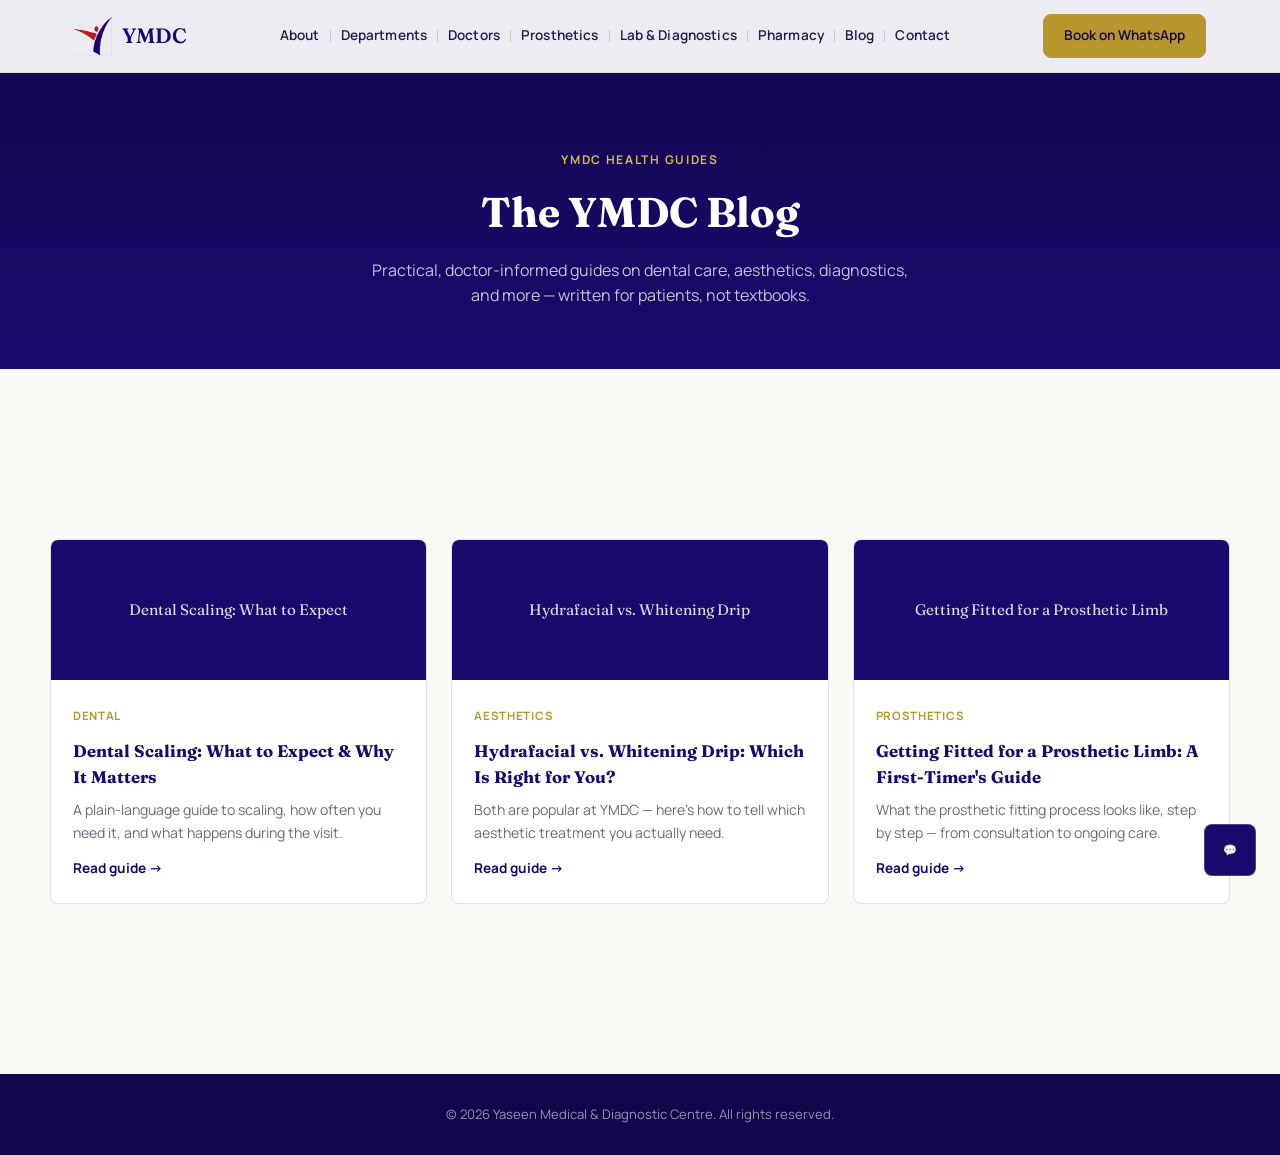
<file: blog/index.html>
<!DOCTYPE html>
<html lang="en">
<head>
<meta charset="UTF-8">
<meta name="viewport" content="width=device-width, initial-scale=1.0">
<title>Blog — YMDC | Dental, Aesthetic & Health Guides</title>
<meta name="description" content="Health guides from Yaseen Medical & Diagnostic Centre — dental care, aesthetics, diagnostics, and prosthetics, explained simply by our consultants.">
<link rel="canonical" href="https://ymdc.pk/blog/">
<link rel="icon" type="image/png" href="../images/logo.png">
<link rel="stylesheet" href="../css/style.css">
</head>
<body>

<nav class="nav">
  <div class="nav-inner">
    <a href="../index.html" class="brand">
      <img src="../images/logo.png" alt="YMDC logo">
      YMDC
    </a>
    <ul class="nav-links">
      <li><a href="../about.html">About</a></li>
      <li><a href="../index.html#departments">Departments</a></li>
      <li><a href="../index.html#doctors">Doctors</a></li>
      <li><a href="../index.html#prosthetics">Prosthetics</a></li>
      <li><a href="../lab.html">Lab &amp; Diagnostics</a></li>
      <li><a href="../pharmacy.html">Pharmacy</a></li>
      <li><a href="index.html">Blog</a></li>
      <li><a href="../index.html#contact">Contact</a></li>
    </ul>
    <div class="nav-cta">
      <a href="https://wa.me/923356733777" class="btn btn-gold btn-sm" target="_blank" rel="noopener">Book on WhatsApp</a>
    </div>
  </div>
</nav>

<header class="blog-hero">
  <div class="container">
    <span class="eyebrow" style="color:var(--gold-light)">YMDC Health Guides</span>
    <h1>The YMDC Blog</h1>
    <p>Practical, doctor-informed guides on dental care, aesthetics, diagnostics, and more — written for patients, not textbooks.</p>
  </div>
</header>

<section>
  <div class="container blog-index-grid">
    <a href="posts/dental-scaling-guide.html" class="blog-card">
      <div class="thumb">Dental Scaling: What to Expect</div>
      <div class="body">
        <span class="cat">Dental</span>
        <h3>Dental Scaling: What to Expect & Why It Matters</h3>
        <p>A plain-language guide to scaling, how often you need it, and what happens during the visit.</p>
        <span class="read-more">Read guide →</span>
      </div>
    </a>
    <a href="posts/hydrafacial-vs-whitening-drip.html" class="blog-card">
      <div class="thumb">Hydrafacial vs. Whitening Drip</div>
      <div class="body">
        <span class="cat">Aesthetics</span>
        <h3>Hydrafacial vs. Whitening Drip: Which Is Right for You?</h3>
        <p>Both are popular at YMDC — here's how to tell which aesthetic treatment you actually need.</p>
        <span class="read-more">Read guide →</span>
      </div>
    </a>
    <a href="posts/prosthetic-limb-first-timer-guide.html" class="blog-card">
      <div class="thumb">Getting Fitted for a Prosthetic Limb</div>
      <div class="body">
        <span class="cat">Prosthetics</span>
        <h3>Getting Fitted for a Prosthetic Limb: A First-Timer's Guide</h3>
        <p>What the prosthetic fitting process looks like, step by step — from consultation to ongoing care.</p>
        <span class="read-more">Read guide →</span>
      </div>
    </a>  </div>
</section>

<footer>
  <div class="container">
    &copy; <span id="year"></span> Yaseen Medical & Diagnostic Centre. All rights reserved.
  </div>
</footer>

<a href="https://wa.me/923356733777" class="wa-float" target="_blank" rel="noopener" aria-label="Book on WhatsApp">💬</a>
<script src="../js/main.js"></script>
</body>
</html>
</file>
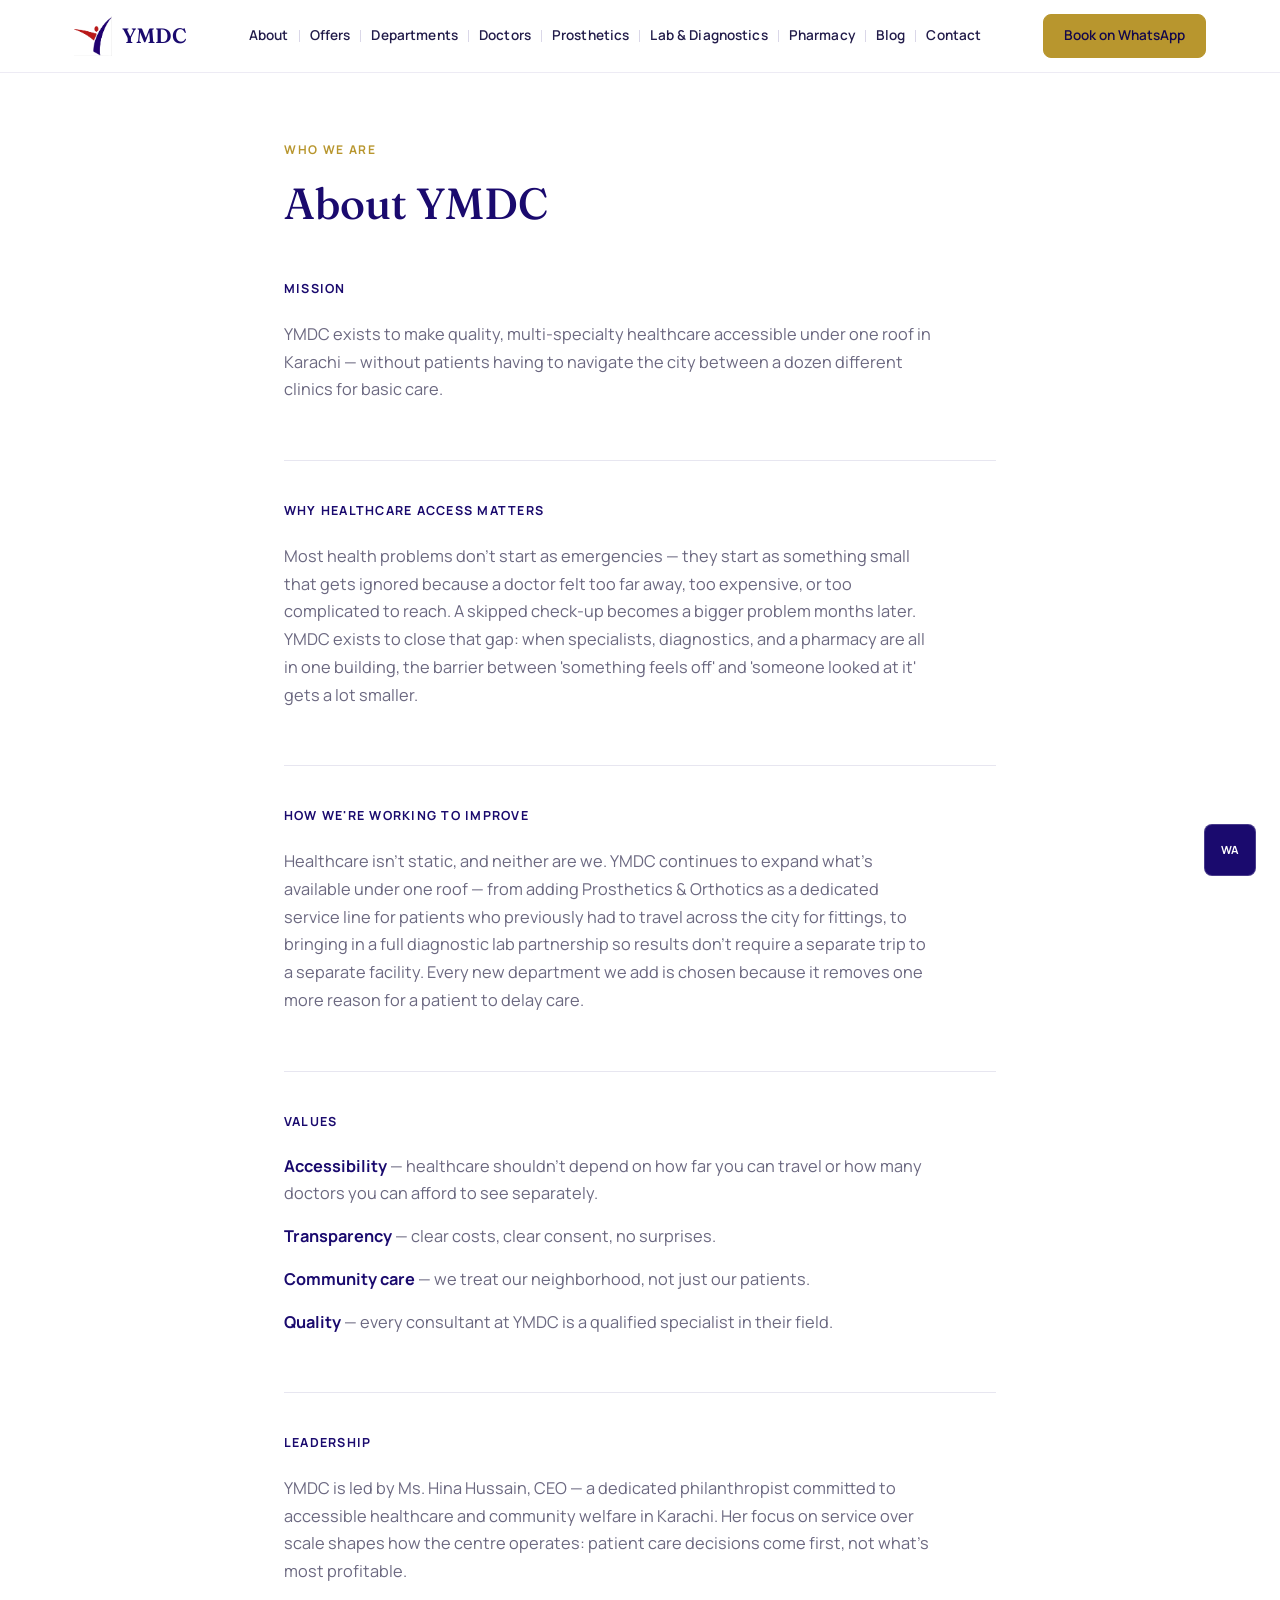
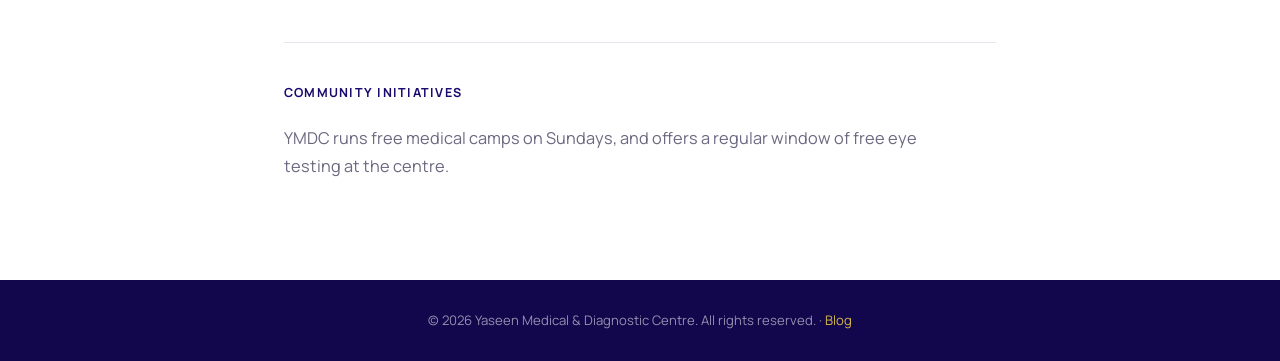
<file: about.html>
<!DOCTYPE html>
<html lang="en">
<head>
<meta charset="UTF-8">
<meta name="viewport" content="width=device-width, initial-scale=1.0">

<title>About YMDC — Yaseen Medical & Diagnostic Centre | Karachi</title>
<meta name="description" content="Learn about YMDC's mission, values, leadership, and community initiatives — multi-specialty healthcare under one roof in Karachi.">
<link rel="canonical" href="https://ymdc.pk/about.html">

<meta property="og:type" content="website">
<meta property="og:title" content="About YMDC — Yaseen Medical & Diagnostic Centre">
<meta property="og:description" content="Mission, values, leadership, and community initiatives at YMDC Karachi.">
<meta property="og:url" content="https://ymdc.pk/about.html">
<meta property="og:image" content="https://ymdc.pk/images/logo.png">
<meta property="og:locale" content="en_PK">

<link rel="icon" type="image/png" href="images/logo.png">
<link rel="stylesheet" href="css/style.css">
</head>
<body>

<!-- ===== NAV ===== -->
<nav class="nav">
  <div class="nav-inner">
    <a href="index.html" class="brand">
      <img src="images/logo.png" alt="YMDC — Yaseen Medical & Diagnostic Centre logo">
      YMDC
    </a>
    <ul class="nav-links">
      <li><a href="about.html">About</a></li>
      <li><a href="index.html#promotions">Offers</a></li>
      <li><a href="index.html#departments">Departments</a></li>
      <li><a href="index.html#doctors">Doctors</a></li>
      <li><a href="index.html#prosthetics">Prosthetics</a></li>
      <li><a href="lab.html">Lab &amp; Diagnostics</a></li>
      <li><a href="pharmacy.html">Pharmacy</a></li>
      <li><a href="blog/">Blog</a></li>
      <li><a href="index.html#contact">Contact</a></li>
    </ul>
    <div class="nav-cta">
      <a href="https://wa.me/923356733777" class="btn btn-gold btn-sm" target="_blank" rel="noopener">Book on WhatsApp</a>
    </div>
  </div>
</nav>

<!-- ===== ABOUT ===== -->
<section class="about-section about-page">
  <div class="container about-wrap">
    <div class="about-intro">
      <span class="eyebrow">Who we are</span>
      <h1>About YMDC</h1>
    </div>

    <div class="about-block about-block-first">
      <h2>Mission</h2>
      <p class="about-mission">YMDC exists to make quality, multi-specialty healthcare accessible under one roof in Karachi — without patients having to navigate the city between a dozen different clinics for basic care.</p>
    </div>

    <div class="about-block">
      <h2>Why Healthcare Access Matters</h2>
      <p>Most health problems don't start as emergencies — they start as something small that gets ignored because a doctor felt too far away, too expensive, or too complicated to reach. A skipped check-up becomes a bigger problem months later. YMDC exists to close that gap: when specialists, diagnostics, and a pharmacy are all in one building, the barrier between 'something feels off' and 'someone looked at it' gets a lot smaller.</p>
    </div>

    <div class="about-block">
      <h2>How We're Working to Improve</h2>
      <p>Healthcare isn't static, and neither are we. YMDC continues to expand what's available under one roof — from adding Prosthetics &amp; Orthotics as a dedicated service line for patients who previously had to travel across the city for fittings, to bringing in a full diagnostic lab partnership so results don't require a separate trip to a separate facility. Every new department we add is chosen because it removes one more reason for a patient to delay care.</p>
    </div>

    <div class="about-block">
      <h2>Values</h2>
      <ul class="about-values">
        <li><strong>Accessibility</strong> — healthcare shouldn't depend on how far you can travel or how many doctors you can afford to see separately.</li>
        <li><strong>Transparency</strong> — clear costs, clear consent, no surprises.</li>
        <li><strong>Community care</strong> — we treat our neighborhood, not just our patients.</li>
        <li><strong>Quality</strong> — every consultant at YMDC is a qualified specialist in their field.</li>
      </ul>
    </div>

    <div class="about-block">
      <h2>Leadership</h2>
      <p>YMDC is led by Ms. Hina Hussain, CEO — a dedicated philanthropist committed to accessible healthcare and community welfare in Karachi. Her focus on service over scale shapes how the centre operates: patient care decisions come first, not what's most profitable.</p>
    </div>

    <div class="about-block">
      <h2>Community Initiatives</h2>
      <p>YMDC runs free medical camps on Sundays, and offers a regular window of free eye testing at the centre.</p>
    </div>
  </div>
</section>

<footer>
  <div class="container">
    &copy; <span id="year"></span> Yaseen Medical & Diagnostic Centre. All rights reserved. · <a href="blog/">Blog</a>
  </div>
</footer>

<a href="https://wa.me/923356733777" class="wa-float" target="_blank" rel="noopener" aria-label="Book on WhatsApp">WA</a>

<script src="js/main.js"></script>
</body>
</html>
</file>
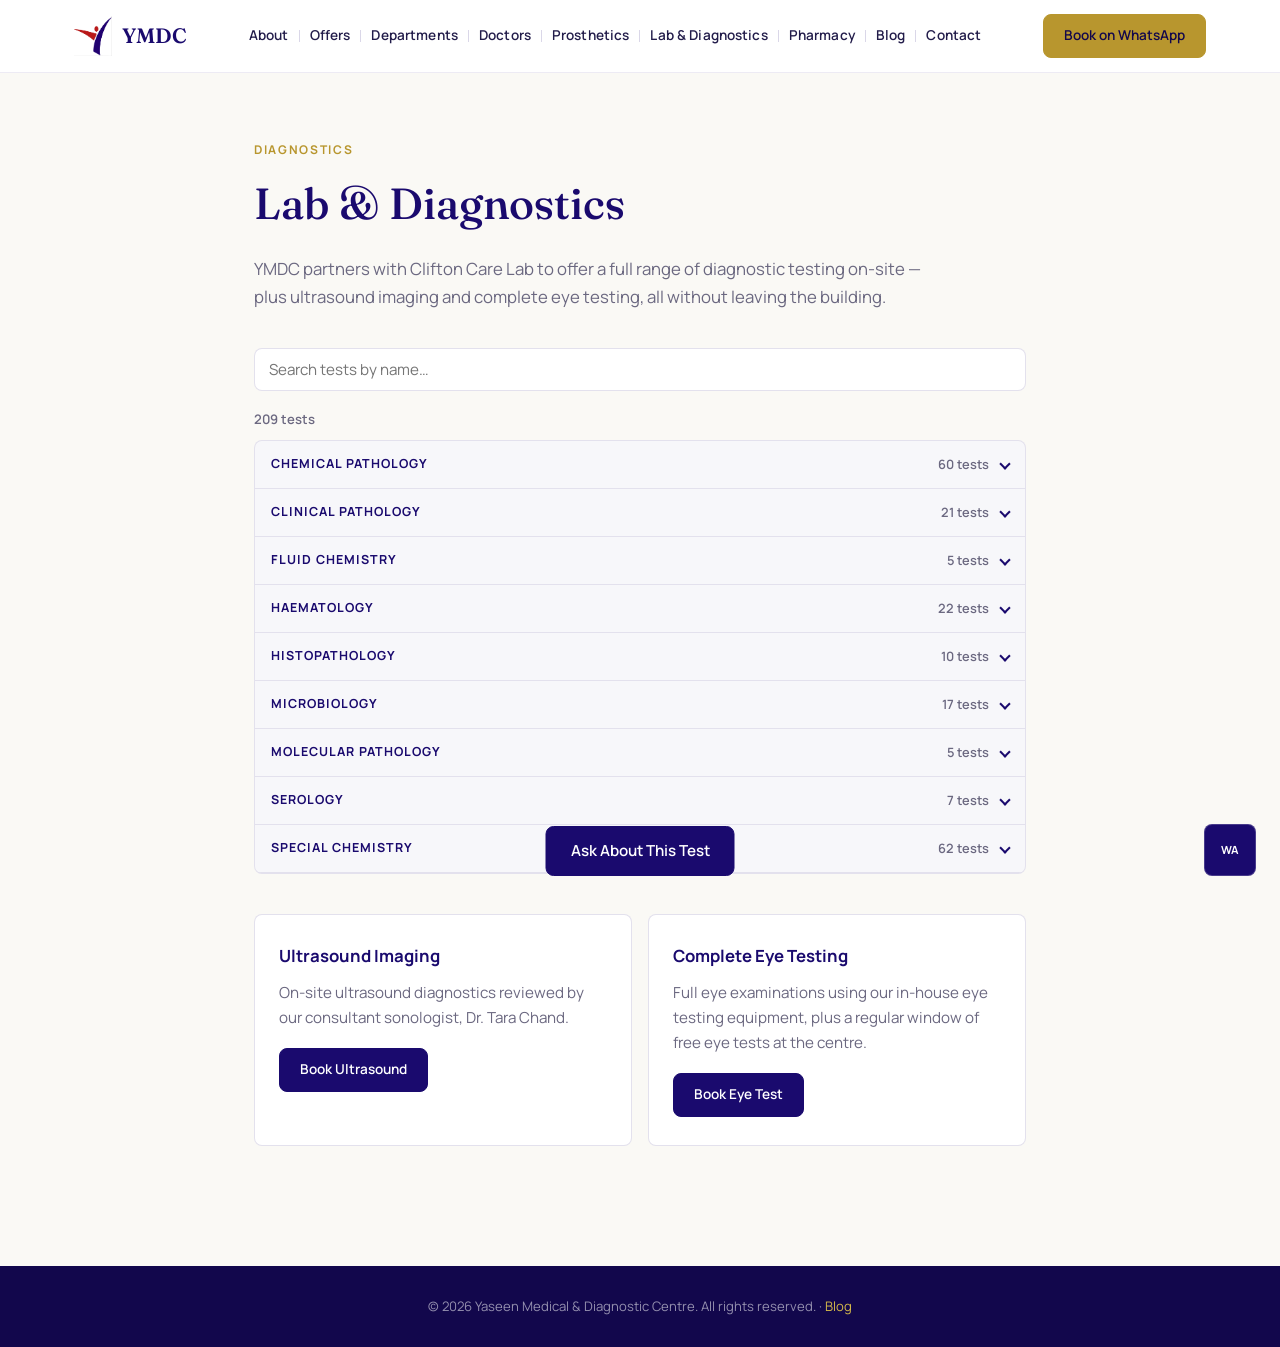
<file: lab.html>
<!DOCTYPE html>
<html lang="en">
<head>
<meta charset="UTF-8">
<meta name="viewport" content="width=device-width, initial-scale=1.0">

<title>Lab & Diagnostics — YMDC | Clifton Care Lab Partnership</title>
<meta name="description" content="Search YMDC's on-site diagnostic tests with Clifton Care Lab, plus ultrasound imaging and complete eye testing — all under one roof in Karachi.">
<link rel="canonical" href="https://ymdc.pk/lab.html">

<meta property="og:type" content="website">
<meta property="og:title" content="Lab & Diagnostics — YMDC">
<meta property="og:description" content="Full diagnostic testing, ultrasound, and eye exams on-site at YMDC Karachi.">
<meta property="og:url" content="https://ymdc.pk/lab.html">
<meta property="og:image" content="https://ymdc.pk/images/logo.png">
<meta property="og:locale" content="en_PK">

<link rel="icon" type="image/png" href="images/logo.png">
<link rel="stylesheet" href="css/style.css">
</head>
<body>

<!-- ===== NAV ===== -->
<nav class="nav">
  <div class="nav-inner">
    <a href="index.html" class="brand">
      <img src="images/logo.png" alt="YMDC — Yaseen Medical & Diagnostic Centre logo">
      YMDC
    </a>
    <ul class="nav-links">
      <li><a href="about.html">About</a></li>
      <li><a href="index.html#promotions">Offers</a></li>
      <li><a href="index.html#departments">Departments</a></li>
      <li><a href="index.html#doctors">Doctors</a></li>
      <li><a href="index.html#prosthetics">Prosthetics</a></li>
      <li><a href="lab.html">Lab &amp; Diagnostics</a></li>
      <li><a href="pharmacy.html">Pharmacy</a></li>
      <li><a href="blog/">Blog</a></li>
      <li><a href="index.html#contact">Contact</a></li>
    </ul>
    <div class="nav-cta">
      <a href="https://wa.me/923356733777" class="btn btn-gold btn-sm" target="_blank" rel="noopener">Book on WhatsApp</a>
    </div>
  </div>
</nav>

<!-- ===== LAB CATALOGUE ===== -->
<section class="pharmacy-page lab-page">
  <div class="container pharmacy-page-wrap">
    <div class="pharmacy-intro">
      <span class="eyebrow">Diagnostics</span>
      <h1>Lab &amp; Diagnostics</h1>
      <p>YMDC partners with Clifton Care Lab to offer a full range of diagnostic testing on-site — plus ultrasound imaging and complete eye testing, all without leaving the building.</p>
    </div>

    <div class="pharmacy-controls">
      <label class="pharmacy-search-label lab-search-label" for="labSearch">
        <span class="visually-hidden">Search lab tests</span>
        <input type="search" id="labSearch" placeholder="Search tests by name…" autocomplete="off">
      </label>
    </div>

    <p class="pharmacy-count" id="labCount" aria-live="polite"></p>

    <div class="pharmacy-table-wrap" id="labListWrap">
      <div id="labList"></div>
      <p class="pharmacy-empty" id="labEmpty" hidden>No tests match your search.</p>
    </div>

    <div class="lab-features">
      <div class="lab-feature">
        <h2>Ultrasound Imaging</h2>
        <p>On-site ultrasound diagnostics reviewed by our consultant sonologist, Dr. Tara Chand.</p>
        <a href="https://wa.me/923356733777?text=Hi%2C%20I%27d%20like%20to%20book%20an%20ultrasound" class="btn btn-navy btn-sm" target="_blank" rel="noopener">Book Ultrasound</a>
      </div>
      <div class="lab-feature">
        <h2>Complete Eye Testing</h2>
        <p>Full eye examinations using our in-house eye testing equipment, plus a regular window of free eye tests at the centre.</p>
        <a href="https://wa.me/923356733777?text=Hi%2C%20I%27d%20like%20to%20book%20an%20eye%20test" class="btn btn-navy btn-sm" target="_blank" rel="noopener">Book Eye Test</a>
      </div>
    </div>
  </div>
</section>

<a href="https://wa.me/923356733777?text=Hi%2C%20I%27d%20like%20to%20ask%20about%20a%20lab%20test" class="btn btn-navy pharmacy-order-cta" target="_blank" rel="noopener">Ask About This Test</a>

<footer>
  <div class="container">
    &copy; <span id="year"></span> Yaseen Medical & Diagnostic Centre. All rights reserved. · <a href="blog/">Blog</a>
  </div>
</footer>

<a href="https://wa.me/923356733777" class="wa-float" target="_blank" rel="noopener" aria-label="Book on WhatsApp">WA</a>

<script src="js/main.js"></script>
<script src="js/lab.js"></script>
</body>
</html>
</file>
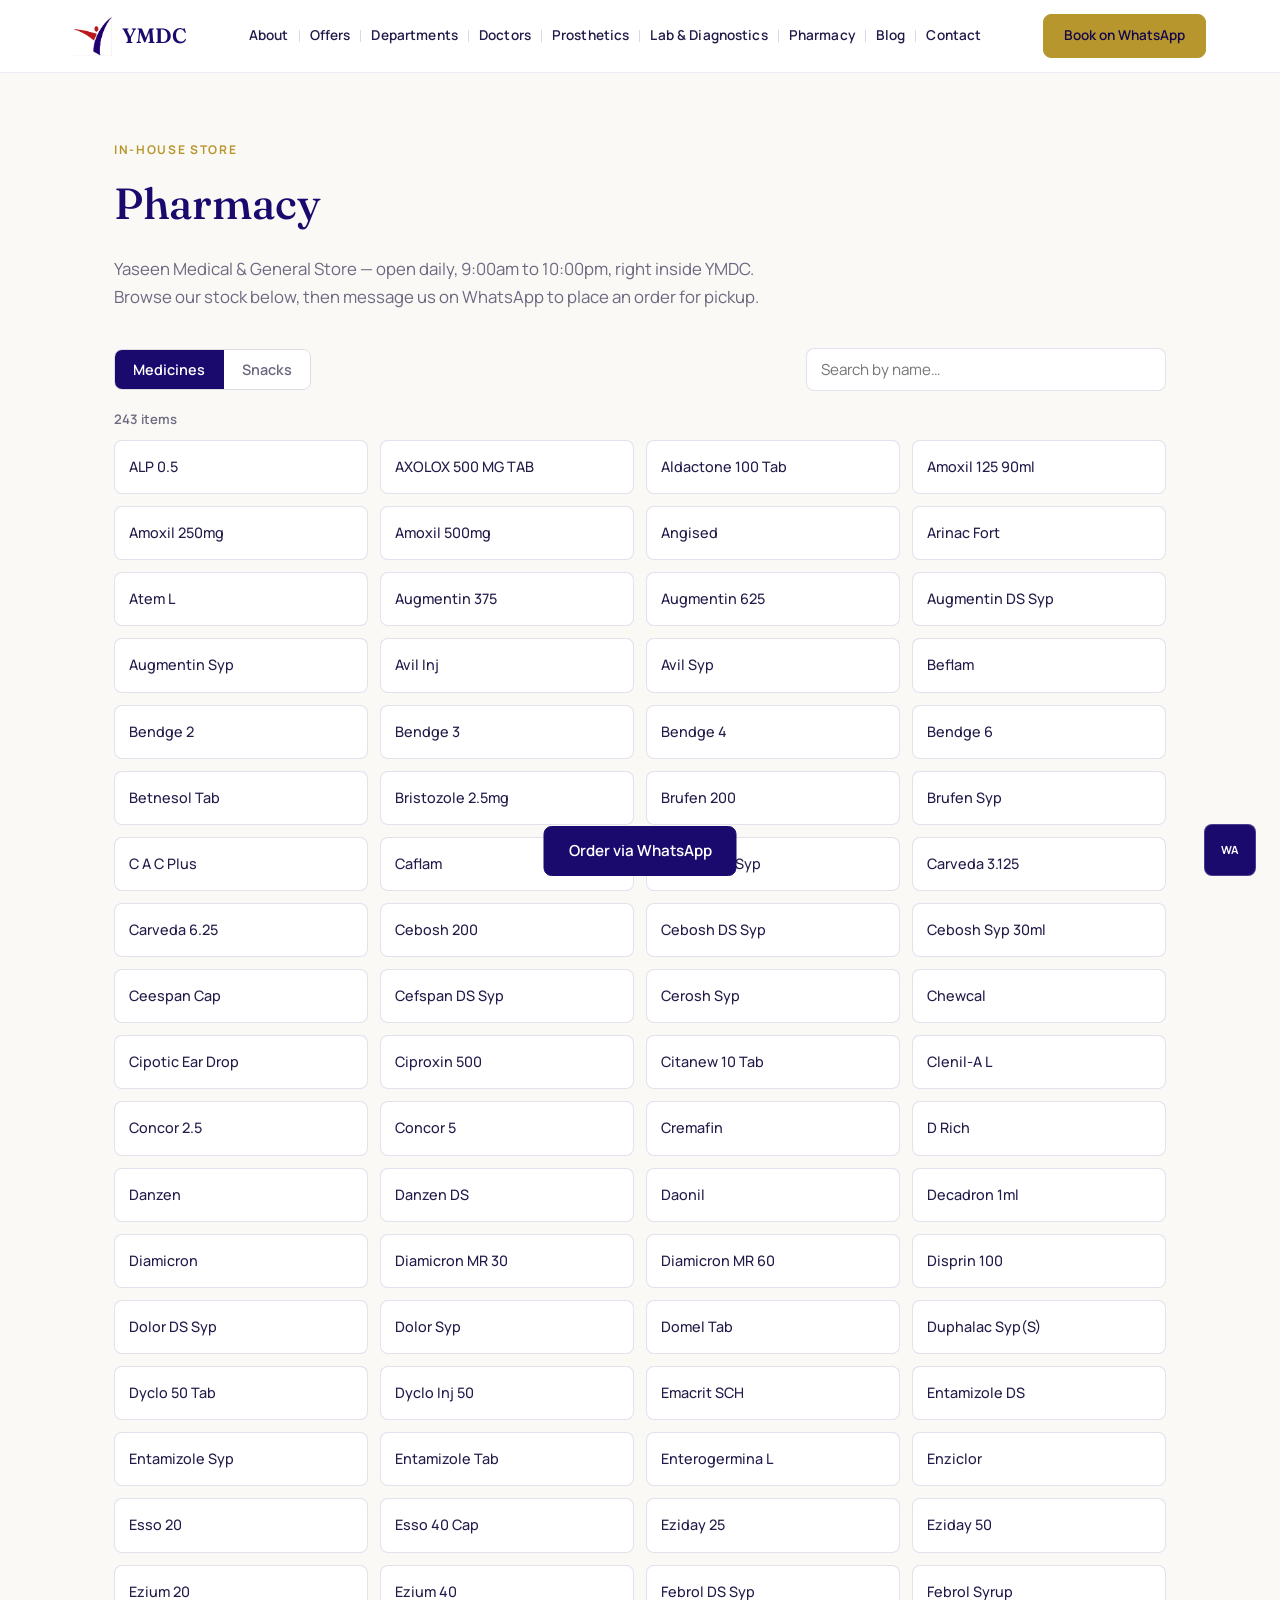
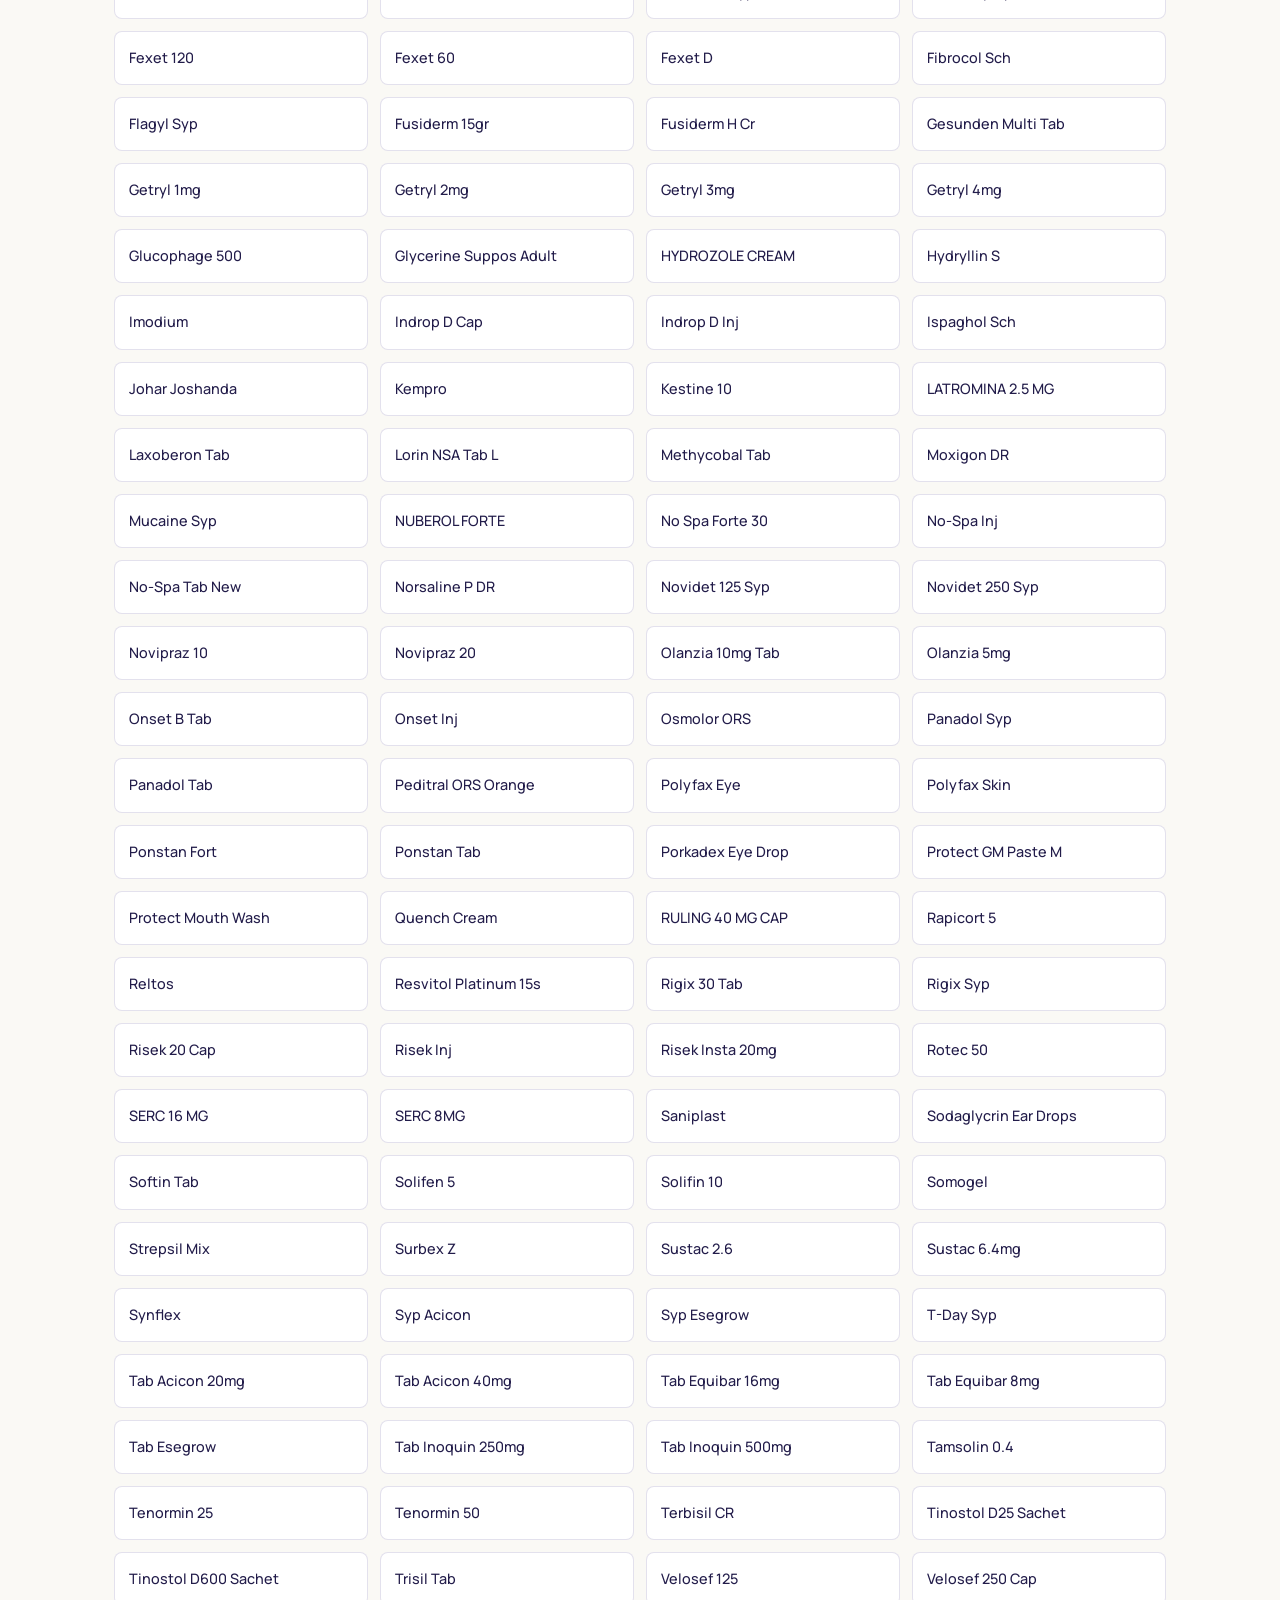
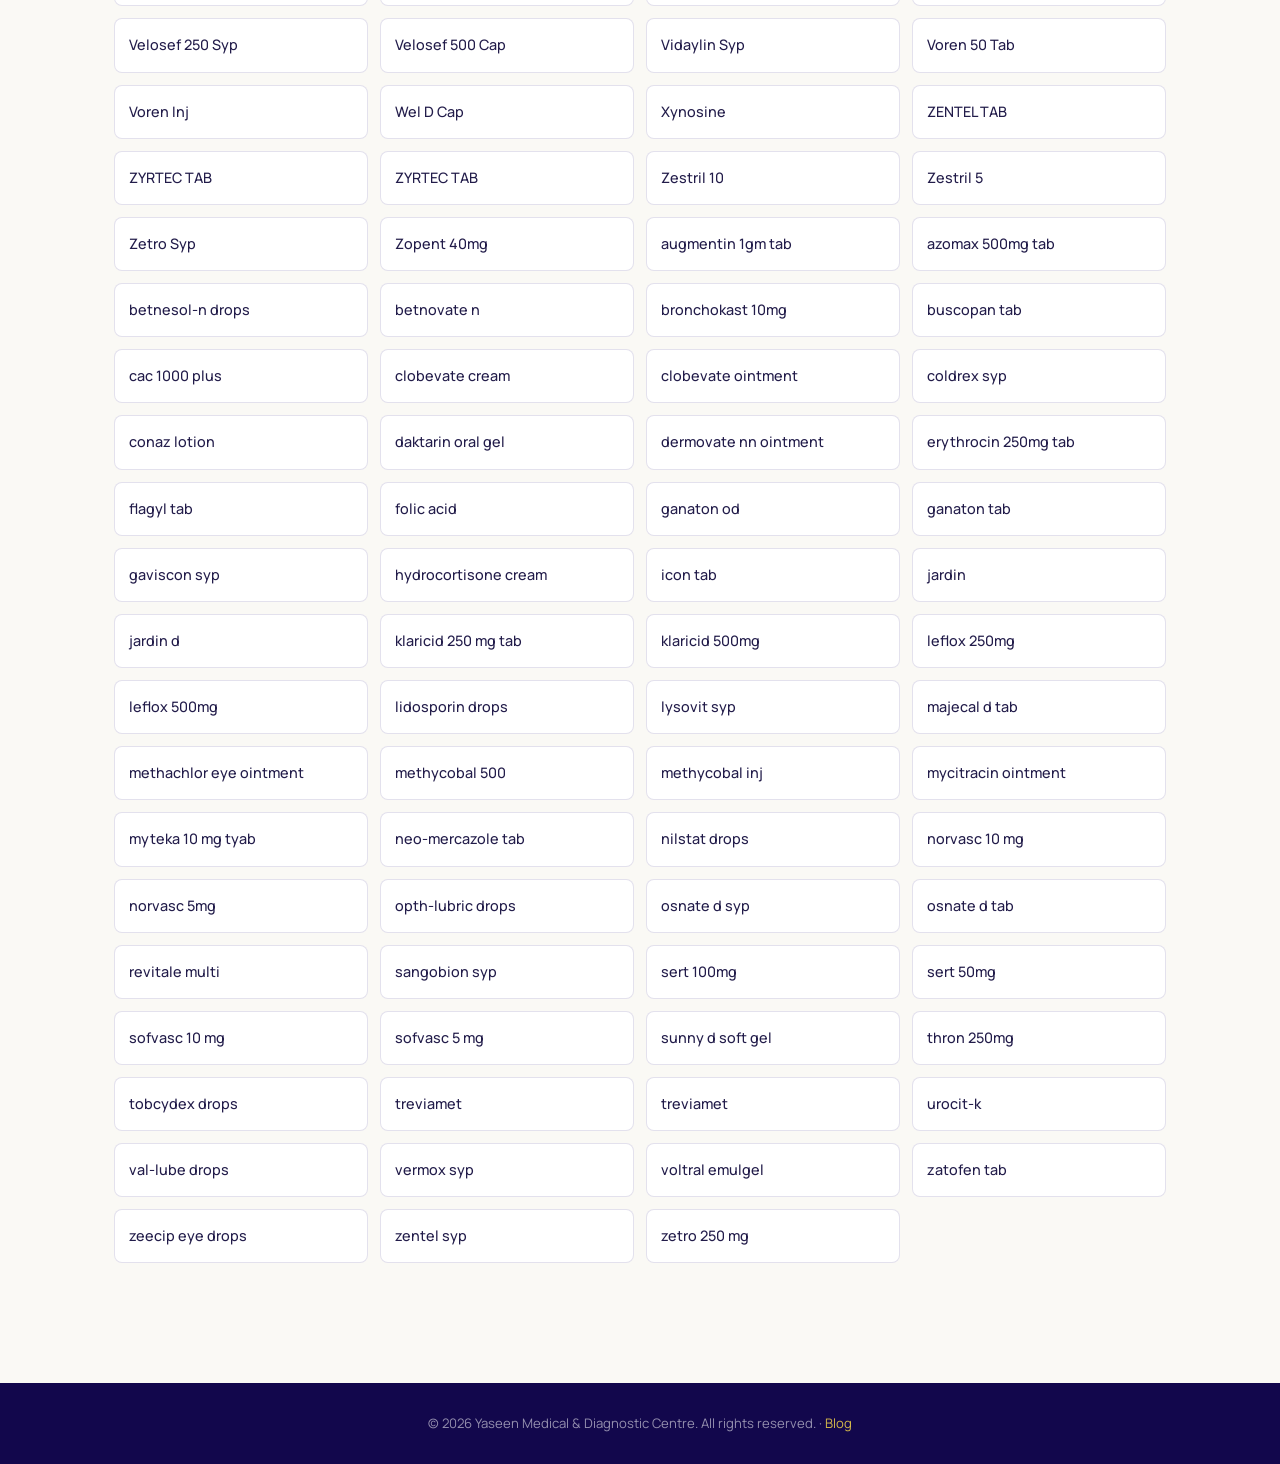
<file: pharmacy.html>
<!DOCTYPE html>
<html lang="en">
<head>
<meta charset="UTF-8">
<meta name="viewport" content="width=device-width, initial-scale=1.0">

<title>Pharmacy — YMDC | Yaseen Medical & General Store</title>
<meta name="description" content="Browse medicines and snacks at Yaseen Medical & General Store inside YMDC — open daily 9:00am to 10:00pm. Order via WhatsApp for pickup.">
<link rel="canonical" href="https://ymdc.pk/pharmacy.html">

<meta property="og:type" content="website">
<meta property="og:title" content="Pharmacy — YMDC Yaseen Medical & General Store">
<meta property="og:description" content="Browse stock and order via WhatsApp for pickup at YMDC Karachi.">
<meta property="og:url" content="https://ymdc.pk/pharmacy.html">
<meta property="og:image" content="https://ymdc.pk/images/logo.png">
<meta property="og:locale" content="en_PK">

<link rel="icon" type="image/png" href="images/logo.png">
<link rel="stylesheet" href="css/style.css">
</head>
<body>

<!-- ===== NAV ===== -->
<nav class="nav">
  <div class="nav-inner">
    <a href="index.html" class="brand">
      <img src="images/logo.png" alt="YMDC — Yaseen Medical & Diagnostic Centre logo">
      YMDC
    </a>
    <ul class="nav-links">
      <li><a href="about.html">About</a></li>
      <li><a href="index.html#promotions">Offers</a></li>
      <li><a href="index.html#departments">Departments</a></li>
      <li><a href="index.html#doctors">Doctors</a></li>
      <li><a href="index.html#prosthetics">Prosthetics</a></li>
      <li><a href="lab.html">Lab &amp; Diagnostics</a></li>
      <li><a href="pharmacy.html">Pharmacy</a></li>
      <li><a href="blog/">Blog</a></li>
      <li><a href="index.html#contact">Contact</a></li>
    </ul>
    <div class="nav-cta">
      <a href="https://wa.me/923356733777" class="btn btn-gold btn-sm" target="_blank" rel="noopener">Book on WhatsApp</a>
    </div>
  </div>
</nav>

<!-- ===== PHARMACY CATALOGUE ===== -->
<section class="pharmacy-page">
  <div class="container pharmacy-page-wrap">
    <div class="pharmacy-intro">
      <span class="eyebrow">In-house store</span>
      <h1>Pharmacy</h1>
      <p>Yaseen Medical &amp; General Store — open daily, 9:00am to 10:00pm, right inside YMDC. Browse our stock below, then message us on WhatsApp to place an order for pickup.</p>
    </div>

    <div class="pharmacy-controls">
      <div class="pharmacy-tabs" role="tablist" aria-label="Product category">
        <button type="button" class="pharmacy-tab is-active" role="tab" aria-selected="true" data-category="Medicine">Medicines</button>
        <button type="button" class="pharmacy-tab" role="tab" aria-selected="false" data-category="Snack">Snacks</button>
      </div>
      <label class="pharmacy-search-label" for="pharmacySearch">
        <span class="visually-hidden">Search inventory</span>
        <input type="search" id="pharmacySearch" placeholder="Search by name…" autocomplete="off">
      </label>
    </div>

    <p class="pharmacy-count" id="pharmacyCount" aria-live="polite"></p>

    <div class="pharmacy-catalog-wrap">
      <div class="pharmacy-catalog" id="pharmacyList"></div>
      <p class="pharmacy-empty" id="pharmacyEmpty" hidden>No items match your search.</p>
    </div>
  </div>
</section>

<a href="https://wa.me/923356733777?text=Hi%2C%20I%27d%20like%20to%20place%20a%20pharmacy%20order" class="btn btn-navy pharmacy-order-cta" target="_blank" rel="noopener">Order via WhatsApp</a>

<footer>
  <div class="container">
    &copy; <span id="year"></span> Yaseen Medical & Diagnostic Centre. All rights reserved. · <a href="blog/">Blog</a>
  </div>
</footer>

<a href="https://wa.me/923356733777" class="wa-float" target="_blank" rel="noopener" aria-label="Book on WhatsApp">WA</a>

<script src="js/main.js"></script>
<script src="js/pharmacy.js"></script>
</body>
</html>
</file>
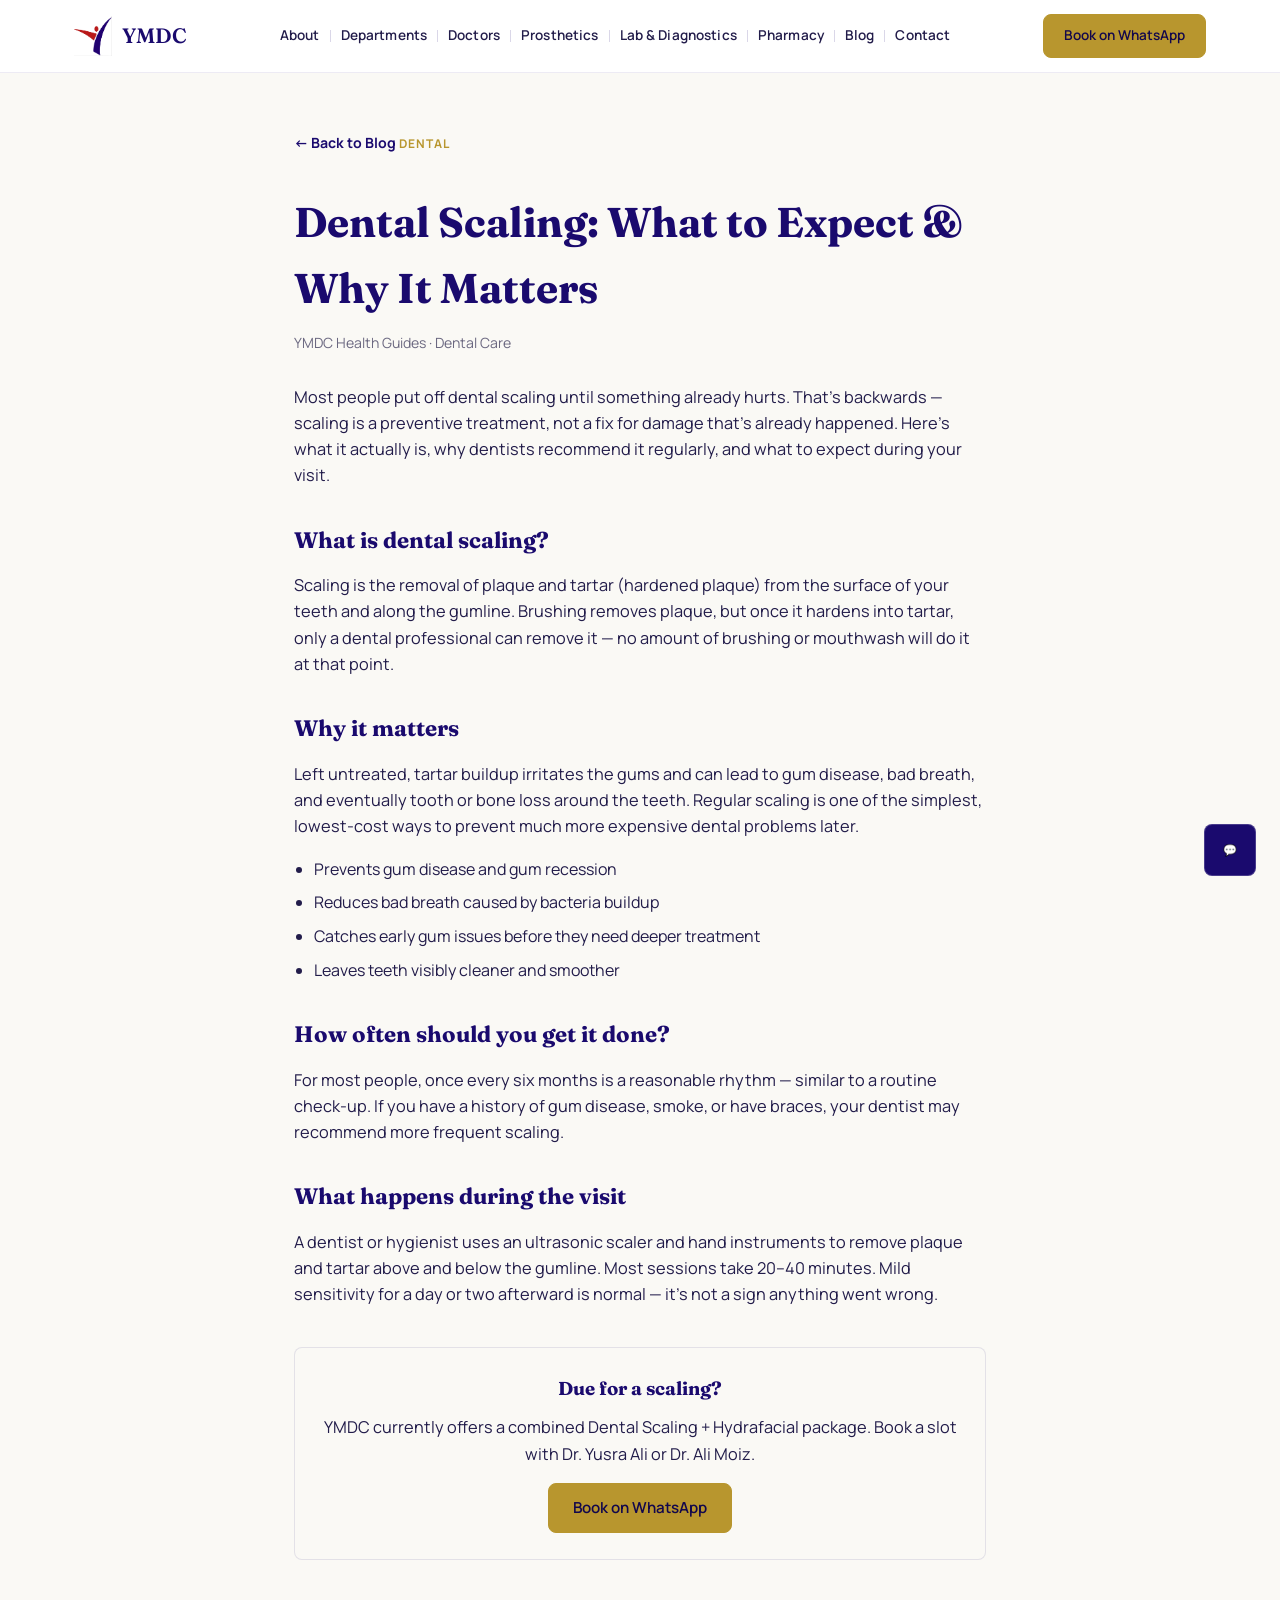
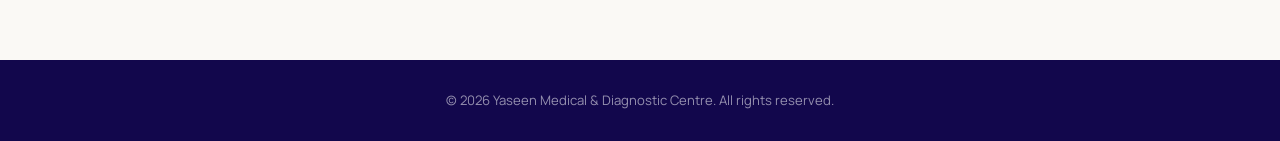
<file: blog/posts/dental-scaling-guide.html>
<!DOCTYPE html>
<html lang="en">
<head>
<meta charset="UTF-8">
<meta name="viewport" content="width=device-width, initial-scale=1.0">
<title>Dental Scaling: What to Expect & Why It Matters | YMDC Karachi</title>
<meta name="description" content="What is dental scaling, how often should you get it, and what happens during the procedure? A plain-language guide from YMDC Karachi.">
<link rel="canonical" href="https://ymdc.pk/blog/posts/dental-scaling-guide.html">
<link rel="icon" type="image/png" href="../../images/logo.png">
<link rel="stylesheet" href="../../css/style.css">

<meta property="og:type" content="article">
<meta property="og:title" content="Dental Scaling: What to Expect & Why It Matters">
<meta property="og:description" content="A plain-language guide to dental scaling from YMDC Karachi.">
<meta property="og:url" content="https://ymdc.pk/blog/posts/dental-scaling-guide.html">

<script type="application/ld+json">
{
  "@context": "https://schema.org",
  "@type": "Article",
  "headline": "Dental Scaling: What to Expect & Why It Matters",
  "description": "What is dental scaling, how often should you get it, and what happens during the procedure?",
  "author": { "@type": "Organization", "name": "YMDC — Yaseen Medical & Diagnostic Centre" },
  "publisher": { "@type": "Organization", "name": "YMDC", "logo": { "@type": "ImageObject", "url": "https://ymdc.pk/images/logo.png" } },
  "mainEntityOfPage": "https://ymdc.pk/blog/posts/dental-scaling-guide.html",
  "datePublished": "2026-07-10"
}
</script>
</head>
<body>

<nav class="nav">
  <div class="nav-inner">
    <a href="../../index.html" class="brand">
      <img src="../../images/logo.png" alt="YMDC logo">
      YMDC
    </a>
    <ul class="nav-links">
      <li><a href="../../about.html">About</a></li>
      <li><a href="../../index.html#departments">Departments</a></li>
      <li><a href="../../index.html#doctors">Doctors</a></li>
      <li><a href="../../index.html#prosthetics">Prosthetics</a></li>
      <li><a href="../../lab.html">Lab &amp; Diagnostics</a></li>
      <li><a href="../../pharmacy.html">Pharmacy</a></li>
      <li><a href="../index.html">Blog</a></li>
      <li><a href="../../index.html#contact">Contact</a></li>
    </ul>
    <div class="nav-cta">
      <a href="https://wa.me/923356733777" class="btn btn-gold btn-sm" target="_blank" rel="noopener">Book on WhatsApp</a>
    </div>
  </div>
</nav>

<article class="article" style="padding-top:130px;">
  <a href="../index.html" class="back-link">← Back to Blog</a>
  <span class="cat">Dental</span>
  <h1>Dental Scaling: What to Expect & Why It Matters</h1>
  <p class="meta">YMDC Health Guides · Dental Care</p>

  <p>Most people put off dental scaling until something already hurts. That's backwards — scaling is a preventive treatment, not a fix for damage that's already happened. Here's what it actually is, why dentists recommend it regularly, and what to expect during your visit.</p>

  <h2>What is dental scaling?</h2>
  <p>Scaling is the removal of plaque and tartar (hardened plaque) from the surface of your teeth and along the gumline. Brushing removes plaque, but once it hardens into tartar, only a dental professional can remove it — no amount of brushing or mouthwash will do it at that point.</p>

  <h2>Why it matters</h2>
  <p>Left untreated, tartar buildup irritates the gums and can lead to gum disease, bad breath, and eventually tooth or bone loss around the teeth. Regular scaling is one of the simplest, lowest-cost ways to prevent much more expensive dental problems later.</p>

  <ul>
    <li>Prevents gum disease and gum recession</li>
    <li>Reduces bad breath caused by bacteria buildup</li>
    <li>Catches early gum issues before they need deeper treatment</li>
    <li>Leaves teeth visibly cleaner and smoother</li>
  </ul>

  <h2>How often should you get it done?</h2>
  <p>For most people, once every six months is a reasonable rhythm — similar to a routine check-up. If you have a history of gum disease, smoke, or have braces, your dentist may recommend more frequent scaling.</p>

  <h2>What happens during the visit</h2>
  <p>A dentist or hygienist uses an ultrasonic scaler and hand instruments to remove plaque and tartar above and below the gumline. Most sessions take 20–40 minutes. Mild sensitivity for a day or two afterward is normal — it's not a sign anything went wrong.</p>

  <div class="cta-box">
    <h3 style="margin-bottom:10px;">Due for a scaling?</h3>
    <p style="margin-bottom:16px;">YMDC currently offers a combined Dental Scaling + Hydrafacial package. Book a slot with Dr. Yusra Ali or Dr. Ali Moiz.</p>
    <a href="https://wa.me/923356733777" class="btn btn-gold" target="_blank" rel="noopener">Book on WhatsApp</a>
  </div>
</article>

<footer>
  <div class="container">
    &copy; <span id="year"></span> Yaseen Medical & Diagnostic Centre. All rights reserved.
  </div>
</footer>

<a href="https://wa.me/923356733777" class="wa-float" target="_blank" rel="noopener" aria-label="Book on WhatsApp">💬</a>
<script src="../../js/main.js"></script>
</body>
</html>
</file>
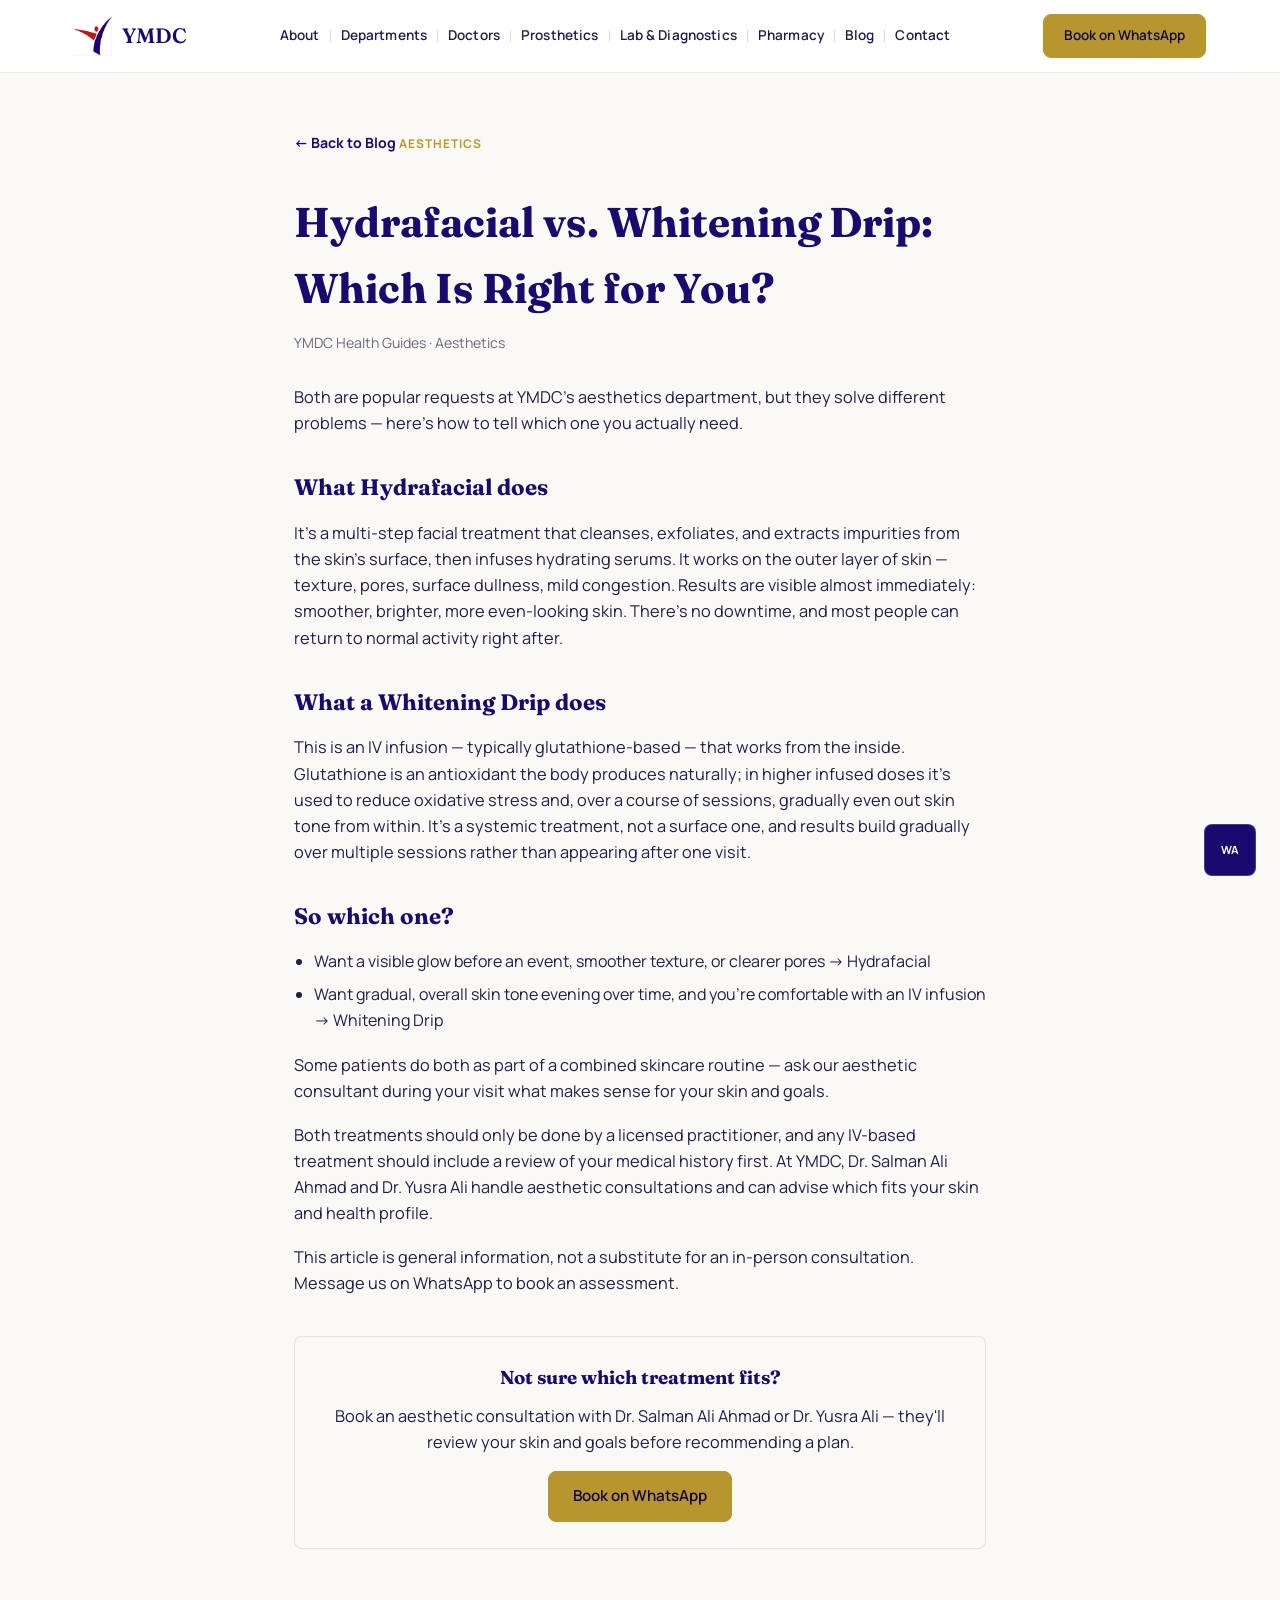
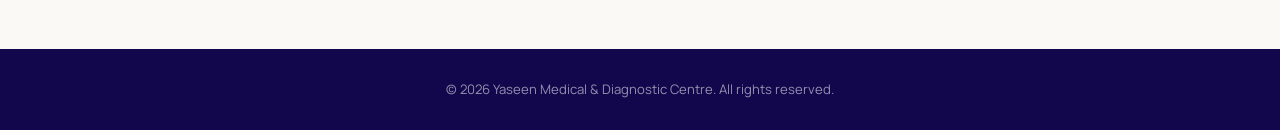
<file: blog/posts/hydrafacial-vs-whitening-drip.html>
<!DOCTYPE html>
<html lang="en">
<head>
<meta charset="UTF-8">
<meta name="viewport" content="width=device-width, initial-scale=1.0">
<title>Hydrafacial vs. Whitening Drip: Which Is Right for You? | YMDC Karachi</title>
<meta name="description" content="Hydrafacial and Whitening Drip solve different skin goals — here's how to tell which aesthetic treatment fits you, from YMDC Karachi.">
<link rel="canonical" href="https://ymdc.pk/blog/posts/hydrafacial-vs-whitening-drip.html">
<link rel="icon" type="image/png" href="../../images/logo.png">
<link rel="stylesheet" href="../../css/style.css">

<meta property="og:type" content="article">
<meta property="og:title" content="Hydrafacial vs. Whitening Drip: Which Is Right for You?">
<meta property="og:description" content="Both are popular at YMDC — here's how to tell which aesthetic treatment you actually need.">
<meta property="og:url" content="https://ymdc.pk/blog/posts/hydrafacial-vs-whitening-drip.html">

<script type="application/ld+json">
{
  "@context": "https://schema.org",
  "@type": "Article",
  "headline": "Hydrafacial vs. Whitening Drip: Which Is Right for You?",
  "description": "Both are popular requests at YMDC's aesthetics department, but they solve different problems — here's how to tell which one you actually need.",
  "author": { "@type": "Organization", "name": "YMDC — Yaseen Medical & Diagnostic Centre" },
  "publisher": { "@type": "Organization", "name": "YMDC", "logo": { "@type": "ImageObject", "url": "https://ymdc.pk/images/logo.png" } },
  "mainEntityOfPage": "https://ymdc.pk/blog/posts/hydrafacial-vs-whitening-drip.html",
  "datePublished": "2026-07-11"
}
</script>
</head>
<body>

<nav class="nav">
  <div class="nav-inner">
    <a href="../../index.html" class="brand">
      <img src="../../images/logo.png" alt="YMDC logo">
      YMDC
    </a>
    <ul class="nav-links">
      <li><a href="../../about.html">About</a></li>
      <li><a href="../../index.html#departments">Departments</a></li>
      <li><a href="../../index.html#doctors">Doctors</a></li>
      <li><a href="../../index.html#prosthetics">Prosthetics</a></li>
      <li><a href="../../lab.html">Lab &amp; Diagnostics</a></li>
      <li><a href="../../pharmacy.html">Pharmacy</a></li>
      <li><a href="../index.html">Blog</a></li>
      <li><a href="../../index.html#contact">Contact</a></li>
    </ul>
    <div class="nav-cta">
      <a href="https://wa.me/923356733777" class="btn btn-gold btn-sm" target="_blank" rel="noopener">Book on WhatsApp</a>
    </div>
  </div>
</nav>

<article class="article" style="padding-top:130px;">
  <a href="../index.html" class="back-link">← Back to Blog</a>
  <span class="cat">Aesthetics</span>
  <h1>Hydrafacial vs. Whitening Drip: Which Is Right for You?</h1>
  <p class="meta">YMDC Health Guides · Aesthetics</p>

  <p>Both are popular requests at YMDC's aesthetics department, but they solve different problems — here's how to tell which one you actually need.</p>

  <h2>What Hydrafacial does</h2>
  <p>It's a multi-step facial treatment that cleanses, exfoliates, and extracts impurities from the skin's surface, then infuses hydrating serums. It works on the outer layer of skin — texture, pores, surface dullness, mild congestion. Results are visible almost immediately: smoother, brighter, more even-looking skin. There's no downtime, and most people can return to normal activity right after.</p>

  <h2>What a Whitening Drip does</h2>
  <p>This is an IV infusion — typically glutathione-based — that works from the inside. Glutathione is an antioxidant the body produces naturally; in higher infused doses it's used to reduce oxidative stress and, over a course of sessions, gradually even out skin tone from within. It's a systemic treatment, not a surface one, and results build gradually over multiple sessions rather than appearing after one visit.</p>

  <h2>So which one?</h2>
  <ul>
    <li>Want a visible glow before an event, smoother texture, or clearer pores → Hydrafacial</li>
    <li>Want gradual, overall skin tone evening over time, and you're comfortable with an IV infusion → Whitening Drip</li>
  </ul>
  <p>Some patients do both as part of a combined skincare routine — ask our aesthetic consultant during your visit what makes sense for your skin and goals.</p>

  <p>Both treatments should only be done by a licensed practitioner, and any IV-based treatment should include a review of your medical history first. At YMDC, Dr. Salman Ali Ahmad and Dr. Yusra Ali handle aesthetic consultations and can advise which fits your skin and health profile.</p>

  <p>This article is general information, not a substitute for an in-person consultation. Message us on WhatsApp to book an assessment.</p>

  <div class="cta-box">
    <h3 style="margin-bottom:10px;">Not sure which treatment fits?</h3>
    <p style="margin-bottom:16px;">Book an aesthetic consultation with Dr. Salman Ali Ahmad or Dr. Yusra Ali — they'll review your skin and goals before recommending a plan.</p>
    <a href="https://wa.me/923356733777" class="btn btn-gold" target="_blank" rel="noopener">Book on WhatsApp</a>
  </div>
</article>

<footer>
  <div class="container">
    &copy; <span id="year"></span> Yaseen Medical & Diagnostic Centre. All rights reserved.
  </div>
</footer>

<a href="https://wa.me/923356733777" class="wa-float" target="_blank" rel="noopener" aria-label="Book on WhatsApp">WA</a>
<script src="../../js/main.js"></script>
</body>
</html>
</file>
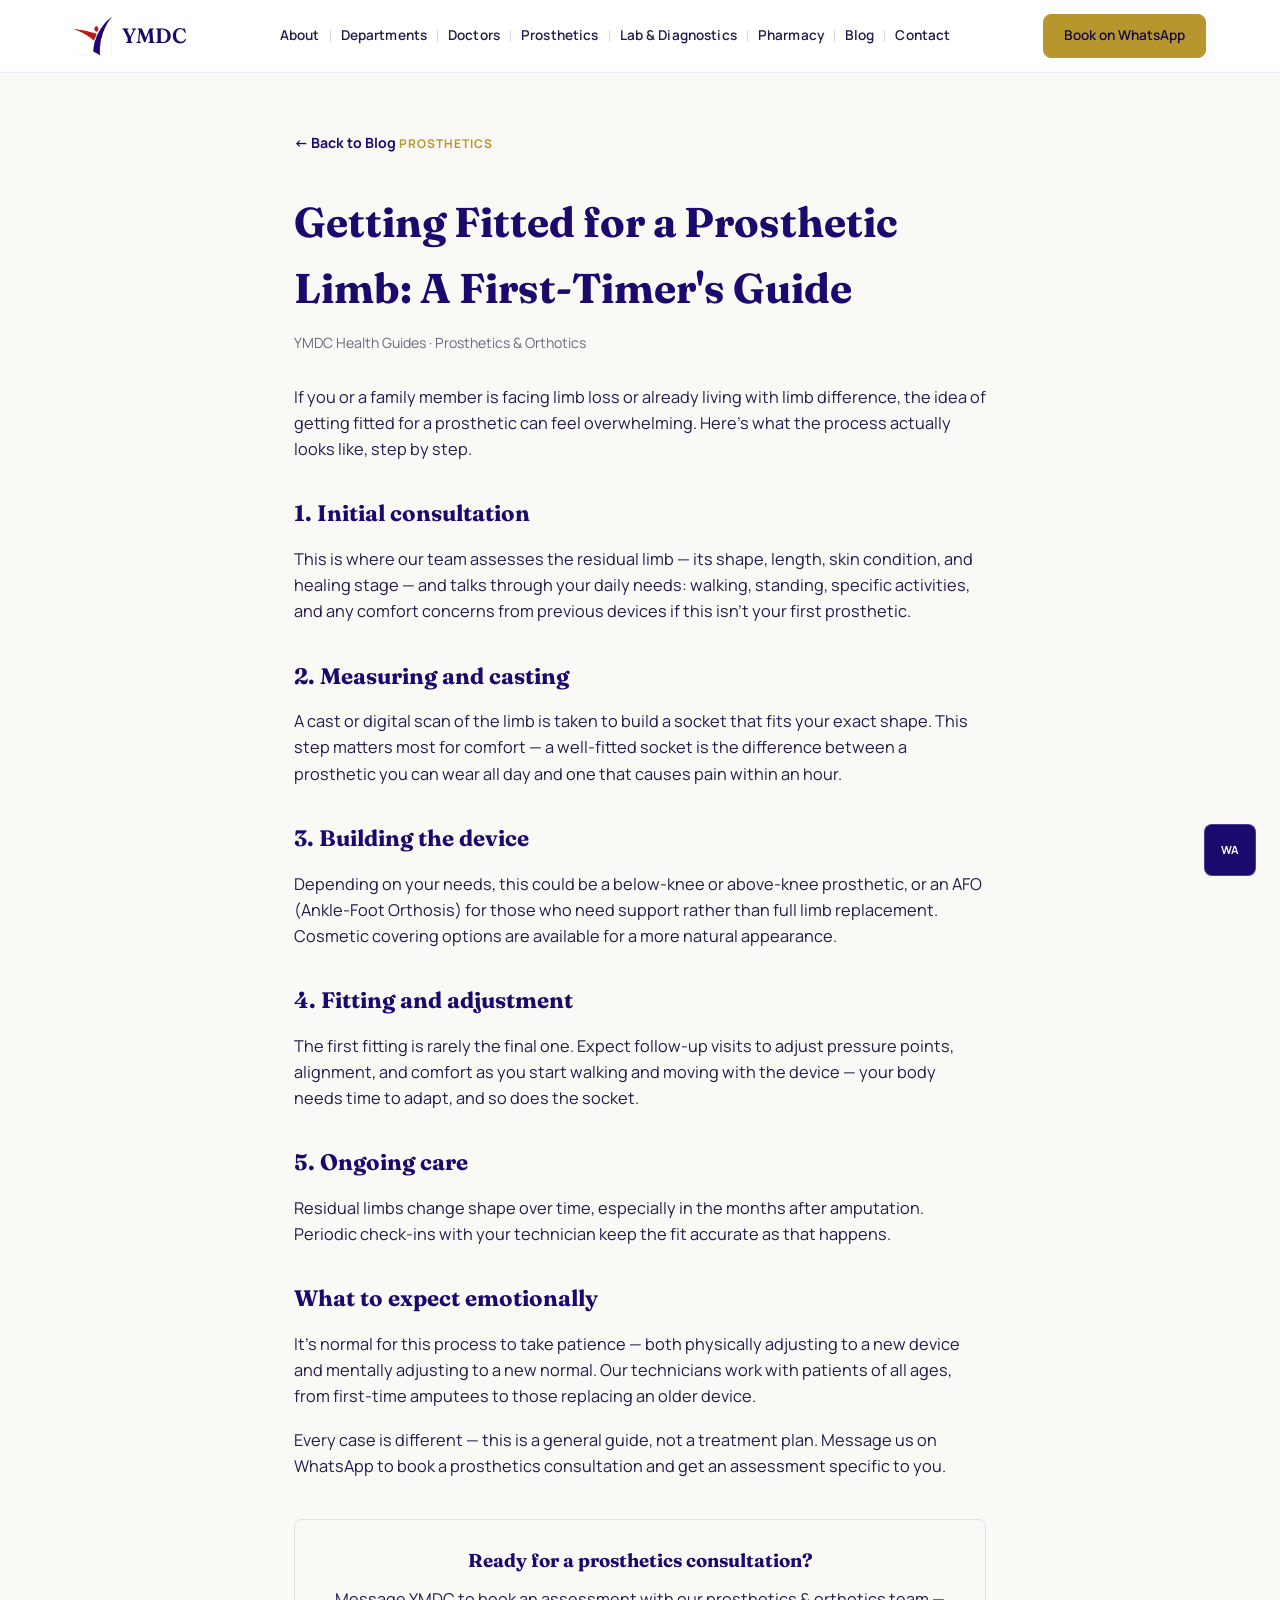
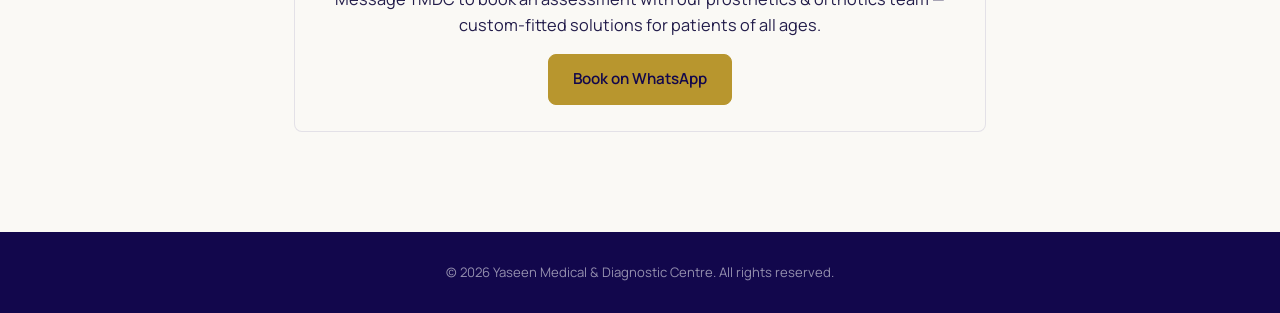
<file: blog/posts/prosthetic-limb-first-timer-guide.html>
<!DOCTYPE html>
<html lang="en">
<head>
<meta charset="UTF-8">
<meta name="viewport" content="width=device-width, initial-scale=1.0">
<title>Getting Fitted for a Prosthetic Limb: A First-Timer's Guide | YMDC Karachi</title>
<meta name="description" content="What to expect when getting fitted for a prosthetic limb — consultation, casting, building, fitting, and ongoing care — from YMDC Karachi.">
<link rel="canonical" href="https://ymdc.pk/blog/posts/prosthetic-limb-first-timer-guide.html">
<link rel="icon" type="image/png" href="../../images/logo.png">
<link rel="stylesheet" href="../../css/style.css">

<meta property="og:type" content="article">
<meta property="og:title" content="Getting Fitted for a Prosthetic Limb: A First-Timer's Guide">
<meta property="og:description" content="A plain-language walkthrough of the prosthetic fitting process at YMDC Karachi.">
<meta property="og:url" content="https://ymdc.pk/blog/posts/prosthetic-limb-first-timer-guide.html">

<script type="application/ld+json">
{
  "@context": "https://schema.org",
  "@type": "Article",
  "headline": "Getting Fitted for a Prosthetic Limb: A First-Timer's Guide",
  "description": "If you or a family member is facing limb loss or already living with limb difference, here's what the prosthetic fitting process actually looks like, step by step.",
  "author": { "@type": "Organization", "name": "YMDC — Yaseen Medical & Diagnostic Centre" },
  "publisher": { "@type": "Organization", "name": "YMDC", "logo": { "@type": "ImageObject", "url": "https://ymdc.pk/images/logo.png" } },
  "mainEntityOfPage": "https://ymdc.pk/blog/posts/prosthetic-limb-first-timer-guide.html",
  "datePublished": "2026-07-11"
}
</script>
</head>
<body>

<nav class="nav">
  <div class="nav-inner">
    <a href="../../index.html" class="brand">
      <img src="../../images/logo.png" alt="YMDC logo">
      YMDC
    </a>
    <ul class="nav-links">
      <li><a href="../../about.html">About</a></li>
      <li><a href="../../index.html#departments">Departments</a></li>
      <li><a href="../../index.html#doctors">Doctors</a></li>
      <li><a href="../../index.html#prosthetics">Prosthetics</a></li>
      <li><a href="../../lab.html">Lab &amp; Diagnostics</a></li>
      <li><a href="../../pharmacy.html">Pharmacy</a></li>
      <li><a href="../index.html">Blog</a></li>
      <li><a href="../../index.html#contact">Contact</a></li>
    </ul>
    <div class="nav-cta">
      <a href="https://wa.me/923356733777" class="btn btn-gold btn-sm" target="_blank" rel="noopener">Book on WhatsApp</a>
    </div>
  </div>
</nav>

<article class="article" style="padding-top:130px;">
  <a href="../index.html" class="back-link">← Back to Blog</a>
  <span class="cat">Prosthetics</span>
  <h1>Getting Fitted for a Prosthetic Limb: A First-Timer's Guide</h1>
  <p class="meta">YMDC Health Guides · Prosthetics &amp; Orthotics</p>

  <p>If you or a family member is facing limb loss or already living with limb difference, the idea of getting fitted for a prosthetic can feel overwhelming. Here's what the process actually looks like, step by step.</p>

  <h2>1. Initial consultation</h2>
  <p>This is where our team assesses the residual limb — its shape, length, skin condition, and healing stage — and talks through your daily needs: walking, standing, specific activities, and any comfort concerns from previous devices if this isn't your first prosthetic.</p>

  <h2>2. Measuring and casting</h2>
  <p>A cast or digital scan of the limb is taken to build a socket that fits your exact shape. This step matters most for comfort — a well-fitted socket is the difference between a prosthetic you can wear all day and one that causes pain within an hour.</p>

  <h2>3. Building the device</h2>
  <p>Depending on your needs, this could be a below-knee or above-knee prosthetic, or an AFO (Ankle-Foot Orthosis) for those who need support rather than full limb replacement. Cosmetic covering options are available for a more natural appearance.</p>

  <h2>4. Fitting and adjustment</h2>
  <p>The first fitting is rarely the final one. Expect follow-up visits to adjust pressure points, alignment, and comfort as you start walking and moving with the device — your body needs time to adapt, and so does the socket.</p>

  <h2>5. Ongoing care</h2>
  <p>Residual limbs change shape over time, especially in the months after amputation. Periodic check-ins with your technician keep the fit accurate as that happens.</p>

  <h2>What to expect emotionally</h2>
  <p>It's normal for this process to take patience — both physically adjusting to a new device and mentally adjusting to a new normal. Our technicians work with patients of all ages, from first-time amputees to those replacing an older device.</p>

  <p>Every case is different — this is a general guide, not a treatment plan. Message us on WhatsApp to book a prosthetics consultation and get an assessment specific to you.</p>

  <div class="cta-box">
    <h3 style="margin-bottom:10px;">Ready for a prosthetics consultation?</h3>
    <p style="margin-bottom:16px;">Message YMDC to book an assessment with our prosthetics &amp; orthotics team — custom-fitted solutions for patients of all ages.</p>
    <a href="https://wa.me/923356733777?text=Hi%2C%20I%27d%20like%20to%20ask%20about%20Prosthetics%20%26%20Orthotics" class="btn btn-gold" target="_blank" rel="noopener">Book on WhatsApp</a>
  </div>
</article>

<footer>
  <div class="container">
    &copy; <span id="year"></span> Yaseen Medical & Diagnostic Centre. All rights reserved.
  </div>
</footer>

<a href="https://wa.me/923356733777" class="wa-float" target="_blank" rel="noopener" aria-label="Book on WhatsApp">WA</a>
<script src="../../js/main.js"></script>
</body>
</html>
</file>
<file: css/style.css>
/* ============================================
   YMDC — Yaseen Medical & Diagnostic Centre
   Brand: Navy / Gold / Red / White — clean institutional, restrained
   ============================================ */

@import url('https://fonts.googleapis.com/css2?family=Fraunces:ital,opsz,wght@0,9..144,400;0,9..144,600;1,9..144,500&family=Manrope:wght@400;500;600;700;800&display=swap');

:root {
  --navy: #1A0A6E;
  --navy-deep: #12074c;
  --gold: #B8962E;
  --gold-light: #d4b84a;
  --red: #B22222;
  --white: #FFFFFF;
  --off-white: #FAF9F5;
  --ink: #221C4A;
  --grey: #6b6880;

  --font-display: 'Fraunces', serif;
  --font-body: 'Manrope', sans-serif;

  --radius: 8px;
  --border: 1px solid rgba(26, 10, 110, 0.12);
  --border-hover: 1px solid rgba(26, 10, 110, 0.35);
}

* { margin: 0; padding: 0; box-sizing: border-box; }

html { scroll-behavior: smooth; }

body {
  font-family: var(--font-body);
  color: var(--ink);
  background: var(--off-white);
  line-height: 1.6;
  overflow-x: hidden;
}

img { max-width: 100%; display: block; }
a { text-decoration: none; color: inherit; }
ul { list-style: none; }

.container {
  max-width: 1180px;
  margin: 0 auto;
  padding: 0 24px;
}

h1, h2, h3 { font-family: var(--font-display); color: var(--navy); }

.eyebrow {
  font-family: var(--font-body);
  font-weight: 700;
  letter-spacing: 0.14em;
  text-transform: uppercase;
  font-size: 0.75rem;
  color: var(--gold);
  display: block;
  margin-bottom: 10px;
}

/* ---------- Buttons ---------- */
.btn {
  display: inline-flex;
  align-items: center;
  gap: 8px;
  padding: 12px 24px;
  border-radius: var(--radius);
  font-weight: 600;
  font-size: 0.95rem;
  border: 1px solid transparent;
  cursor: pointer;
  transition: background 0.15s ease, border-color 0.15s ease, color 0.15s ease;
}

.btn-gold {
  background: var(--gold);
  color: var(--navy-deep);
  border-color: var(--gold);
}
.btn-gold:hover { background: var(--gold-light); border-color: var(--gold-light); }

.btn-outline {
  background: transparent;
  color: var(--white);
  border: 1px solid rgba(255,255,255,0.55);
}
.btn-outline:hover { border-color: rgba(255,255,255,0.9); background: transparent; }

.btn-navy {
  background: var(--navy);
  color: var(--white);
  border-color: var(--navy);
}
.btn-navy:hover { background: var(--navy-deep); border-color: var(--navy-deep); }

/* ---------- Nav ---------- */
.nav {
  position: fixed;
  top: 0; left: 0; right: 0;
  z-index: 100;
  background: rgba(255,255,255,0.92);
  backdrop-filter: blur(10px);
  border-bottom: 1px solid rgba(26,10,110,0.08);
}
.nav-inner {
  max-width: 1180px;
  margin: 0 auto;
  padding: 14px 24px;
  display: flex;
  align-items: center;
  justify-content: space-between;
}
.brand {
  display: flex;
  align-items: center;
  gap: 10px;
  font-family: var(--font-display);
  font-weight: 600;
  font-size: 1.3rem;
  color: var(--navy);
}
.brand img { height: 40px; width: auto; }

.nav-links {
  display: flex;
  align-items: center;
  gap: 0;
  font-weight: 600;
  font-size: 0.85rem;
}
.nav-links li {
  display: flex;
  align-items: center;
}
.nav-links li:not(:last-child)::after {
  content: '';
  display: block;
  width: 1px;
  height: 12px;
  margin: 0 10px;
  background: rgba(26, 10, 110, 0.16);
}
.nav-links a {
  position: relative;
  padding: 4px 0;
  color: var(--ink);
  letter-spacing: 0.01em;
  white-space: nowrap;
}
.nav-links a:hover { color: var(--navy); }
.nav-links a::after {
  content: '';
  position: absolute;
  bottom: -2px; left: 0;
  width: 0; height: 2px;
  background: var(--gold);
  transition: width 0.25s ease;
}
.nav-links a:hover::after { width: 100%; }

.nav-cta { display: flex; align-items: center; gap: 18px; }
.btn-sm { padding: 10px 20px; font-size: 0.85rem; }

.nav-toggle { display: none; }

/* ---------- Hero ---------- */
.hero {
  position: relative;
  padding: 160px 0 100px;
  background: linear-gradient(180deg, var(--navy-deep) 0%, var(--navy) 100%);
  color: var(--white);
  overflow: hidden;
}
.hero::before {
  content: '';
  position: absolute;
  inset: 0;
  background-image:
    linear-gradient(rgba(255,255,255,0.035) 1px, transparent 1px),
    linear-gradient(90deg, rgba(255,255,255,0.035) 1px, transparent 1px);
  background-size: 46px 46px;
  mask-image: radial-gradient(circle at 70% 20%, black, transparent 70%);
}
.hero-grid {
  position: relative;
  display: grid;
  grid-template-columns: 1.15fr 0.85fr;
  gap: 50px;
  align-items: start;
}
.hero-aside {
  display: flex;
  flex-direction: column;
  gap: 16px;
}
.hero h1 {
  font-size: clamp(2.4rem, 4.2vw, 3.6rem);
  color: var(--white);
  line-height: 1.08;
  font-weight: 600;
}
.hero h1 em {
  font-style: italic;
  color: var(--gold-light);
}
.hero p {
  margin-top: 20px;
  font-size: 1.1rem;
  color: rgba(255,255,255,0.82);
  max-width: 480px;
}
.hero-actions {
  margin-top: 34px;
  display: flex;
  gap: 16px;
  flex-wrap: wrap;
}
.hero-stats {
  margin-top: 50px;
  display: flex;
  gap: 40px;
}
.hero-stats div strong {
  display: block;
  font-family: var(--font-display);
  font-size: 1.8rem;
  color: var(--white);
}
.hero-stats div span {
  font-size: 0.82rem;
  color: rgba(255,255,255,0.65);
}

.hero-card {
  background: rgba(255,255,255,0.06);
  border: 1px solid rgba(255,255,255,0.14);
  border-radius: var(--radius);
  padding: 30px;
  backdrop-filter: blur(6px);
}
.hero-card h3 {
  color: var(--white);
  font-size: 1.15rem;
  margin-bottom: 16px;
}
.hero-list li {
  display: flex;
  justify-content: space-between;
  padding: 12px 0;
  border-bottom: 1px dashed rgba(255,255,255,0.15);
  font-size: 0.92rem;
  color: rgba(255,255,255,0.85);
}
.hero-list li:last-child { border-bottom: none; }
.hero-list li span:last-child { color: rgba(255,255,255,0.9); font-weight: 600; }

/* Find a Doctor — AKUH-style labeled select + search */
.find-doctor-label {
  display: block;
  font-family: var(--font-body);
  font-weight: 700;
  font-size: 0.75rem;
  letter-spacing: 0.08em;
  text-transform: uppercase;
  color: rgba(255,255,255,0.75);
  margin-bottom: 12px;
}
.find-doctor-row {
  display: flex;
  gap: 10px;
  align-items: stretch;
}
.find-doctor-row select {
  flex: 1;
  min-width: 0;
  appearance: none;
  background: rgba(255,255,255,0.08);
  color: var(--white);
  border: 1px solid rgba(255,255,255,0.25);
  border-radius: var(--radius);
  padding: 10px 14px;
  font-family: var(--font-body);
  font-size: 0.9rem;
  cursor: pointer;
}
.find-doctor-row select option {
  color: var(--ink);
  background: var(--white);
}
.find-doctor-row select:focus {
  outline: none;
  border-color: rgba(255,255,255,0.55);
}
.find-doctor-row .btn { flex-shrink: 0; }

@keyframes doctorHighlight {
  0%, 100% { border-color: rgba(26, 10, 110, 0.12); }
  20%, 80% { border-color: var(--gold); }
  50% { border-color: var(--gold-light); }
}
.doctor-card.is-highlighted {
  animation: doctorHighlight 2s ease;
  border-color: var(--gold);
}

/* ---------- Section shared ---------- */
section { padding: 100px 0; }
.section-head {
  text-align: center;
  max-width: 640px;
  margin: 0 auto 50px;
}
.section-head h2 {
  font-size: clamp(1.8rem, 3vw, 2.4rem);
  font-weight: 500;
}
.section-head p {
  margin-top: 14px;
  color: var(--grey);
  font-size: 1.02rem;
}

.bg-navy { background: var(--navy); color: var(--white); }
.bg-navy .section-head h2 { color: var(--white); }
.bg-navy .section-head p { color: rgba(255,255,255,0.7); }

/* ---------- About (editorial) ---------- */
.about-section {
  background: var(--white);
}
.about-page {
  padding-top: 140px;
  padding-bottom: 100px;
  min-height: 70vh;
}
.about-wrap {
  max-width: 760px;
}
.about-intro h1 {
  font-size: clamp(2rem, 3.4vw, 2.8rem);
  font-weight: 500;
  margin-bottom: 8px;
}
.about-mission {
  font-size: 1.12rem;
  line-height: 1.7;
  color: var(--grey);
  max-width: 42em;
}
.about-block {
  margin-top: 56px;
  padding-top: 40px;
  border-top: 1px solid rgba(26, 10, 110, 0.1);
}
.about-block-first {
  margin-top: 40px;
  padding-top: 0;
  border-top: none;
}
.about-block h2 {
  font-family: var(--font-body);
  font-size: 0.78rem;
  font-weight: 700;
  letter-spacing: 0.1em;
  text-transform: uppercase;
  color: var(--navy);
  margin-bottom: 22px;
}
.about-block p {
  font-size: 1.02rem;
  line-height: 1.7;
  color: var(--grey);
  max-width: 40em;
}
.about-values {
  display: flex;
  flex-direction: column;
  gap: 16px;
}
.about-values li {
  font-size: 1.02rem;
  line-height: 1.65;
  color: var(--grey);
  max-width: 40em;
  padding-left: 0;
}
.about-values strong {
  font-family: var(--font-body);
  font-weight: 700;
  color: var(--navy);
}

/* ---------- Departments ---------- */
.dept-grid {
  display: grid;
  grid-template-columns: repeat(auto-fit, minmax(230px, 1fr));
  gap: 16px;
}
.dept-card {
  background: var(--white);
  border-radius: var(--radius);
  padding: 28px 24px;
  border: var(--border);
  transition: border-color 0.15s ease;
  position: relative;
}
.dept-card:hover { border: var(--border-hover); }
/* Icon slot — replace .dept-icon contents with a simple line-icon SVG when available */
.dept-icon {
  display: none;
}
.dept-card h3 { font-size: 1.08rem; margin-bottom: 8px; }
.dept-card p { color: var(--grey); font-size: 0.92rem; }

/* ---------- Prosthetics feature ---------- */
.feature-split {
  display: grid;
  grid-template-columns: 1fr 1fr;
  gap: 60px;
  align-items: center;
}
.feature-split .tag {
  display: inline-block;
  background: transparent;
  color: var(--navy);
  font-weight: 700;
  font-size: 0.75rem;
  letter-spacing: 0.08em;
  text-transform: uppercase;
  padding: 0;
  border-radius: 0;
  margin-bottom: 14px;
  border-bottom: 2px solid var(--gold);
}
.feature-split h2 { font-size: 2rem; margin-bottom: 18px; }
.feature-split p { color: var(--grey); margin-bottom: 26px; font-size: 1.02rem; }
.prosthetics-carousel-wrap { position: relative; }
.prosthetics-carousel {
  display: flex;
  gap: 0;
  overflow-x: auto;
  scroll-snap-type: x mandatory;
  border-radius: var(--radius);
  scrollbar-width: none;
}
.prosthetics-carousel::-webkit-scrollbar { display: none; }
.prosthetics-slide {
  scroll-snap-align: start;
  flex: 0 0 100%;
  min-width: 100%;
  aspect-ratio: 3 / 4;
  background-color: var(--off-white);
  background-size: contain;
  background-repeat: no-repeat;
  background-position: center;
}
#prosthetics .carousel-arrows { margin-top: 16px; }
#prosthetics .carousel-arrow {
  border: 1px solid rgba(18, 7, 76, 0.2);
  background: rgba(18, 7, 76, 0.06);
  color: var(--navy);
}
#prosthetics .carousel-arrow:hover { background: rgba(18, 7, 76, 0.12); }
.feature-checks { display: flex; flex-direction: column; gap: 12px; }
.feature-checks li {
  display: flex;
  gap: 10px;
  align-items: flex-start;
  font-size: 0.95rem;
  color: var(--ink);
}
.feature-checks li::before {
  content: '';
  width: 6px;
  height: 6px;
  margin-top: 8px;
  background: var(--navy);
  flex-shrink: 0;
}

/* ---------- Doctors ---------- */
.doctor-group { margin-bottom: 46px; }
.doctor-group h3 {
  font-size: 1rem;
  color: rgba(255,255,255,0.9);
  font-family: var(--font-body);
  font-weight: 700;
  letter-spacing: 0.06em;
  text-transform: uppercase;
  margin-bottom: 20px;
  padding-bottom: 10px;
  border-bottom: 1px solid rgba(255,255,255,0.2);
}
.doctor-grid {
  display: grid;
  grid-template-columns: repeat(auto-fit, minmax(260px, 1fr));
  gap: 14px;
}
.doctor-card {
  background: var(--white);
  border-radius: var(--radius);
  padding: 22px 24px;
  border: var(--border);
  transition: border-color 0.15s ease;
}
.doctor-card:hover { border: var(--border-hover); }
.doctor-card h4 { font-size: 1.05rem; color: var(--navy); margin-bottom: 6px; }
.doctor-card .qual { font-size: 0.85rem; color: var(--grey); margin-bottom: 12px; }
.doctor-card .avail {
  font-size: 0.85rem;
  color: var(--red);
  font-weight: 600;
  display: flex;
  align-items: center;
  gap: 6px;
}

/* ---------- Pharmacy ---------- */
.pharmacy-strip {
  background: var(--white);
  border: var(--border);
  border-radius: var(--radius);
  padding: 40px;
  display: flex;
  align-items: center;
  justify-content: space-between;
  gap: 30px;
  flex-wrap: wrap;
}
.pharmacy-strip h3 { font-size: 1.4rem; margin-bottom: 8px; }
.pharmacy-strip p { color: var(--grey); }
.pharmacy-hours {
  background: var(--navy);
  color: var(--white);
  padding: 14px 26px;
  border-radius: var(--radius);
  text-align: center;
  font-weight: 700;
  white-space: nowrap;
}
.pharmacy-hours span { display: block; font-size: 0.75rem; font-weight: 500; color: var(--gold-light); }

/* ---------- Pharmacy catalogue page ---------- */
.pharmacy-page {
  padding: 140px 0 120px;
  background: var(--off-white);
  min-height: 70vh;
}
.pharmacy-page-wrap { max-width: 1100px; }
.pharmacy-intro h1 {
  font-size: clamp(2rem, 3.4vw, 2.8rem);
  font-weight: 500;
  margin-bottom: 16px;
}
.pharmacy-intro p {
  font-size: 1.05rem;
  line-height: 1.7;
  color: var(--grey);
  max-width: 40em;
}
.pharmacy-controls {
  margin-top: 36px;
  display: flex;
  flex-wrap: wrap;
  gap: 14px;
  align-items: center;
  justify-content: space-between;
}
.pharmacy-tabs {
  display: flex;
  gap: 0;
  border: var(--border);
  border-radius: var(--radius);
  overflow: hidden;
}
.pharmacy-tab {
  appearance: none;
  background: var(--white);
  border: none;
  border-right: var(--border);
  padding: 10px 18px;
  font-family: var(--font-body);
  font-size: 0.9rem;
  font-weight: 600;
  color: var(--grey);
  cursor: pointer;
  transition: background 0.15s ease, color 0.15s ease;
}
.pharmacy-tab:last-child { border-right: none; }
.pharmacy-tab.is-active {
  background: var(--navy);
  color: var(--white);
}
.pharmacy-search-label { flex: 1; min-width: 200px; max-width: 360px; }
.pharmacy-search-label input {
  width: 100%;
  border: var(--border);
  border-radius: var(--radius);
  background: var(--white);
  padding: 10px 14px;
  font-family: var(--font-body);
  font-size: 0.95rem;
  color: var(--ink);
}
.pharmacy-search-label input:focus {
  outline: none;
  border-color: rgba(26, 10, 110, 0.35);
}
.pharmacy-count {
  margin: 18px 0 10px;
  font-size: 0.82rem;
  font-weight: 600;
  color: var(--grey);
}
.pharmacy-catalog-wrap { margin-top: 4px; }
.pharmacy-catalog {
  display: grid;
  grid-template-columns: repeat(4, 1fr);
  gap: 12px;
}
.pharmacy-card {
  appearance: none;
  display: block;
  width: 100%;
  text-align: left;
  background: var(--white);
  border: var(--border);
  border-radius: var(--radius);
  padding: 16px 14px;
  font-family: var(--font-body);
  font-size: 0.9rem;
  font-weight: 500;
  line-height: 1.4;
  color: var(--ink);
  cursor: pointer;
  transition: border-color 0.15s ease, background 0.15s ease;
}
.pharmacy-card:hover {
  border-color: rgba(26, 10, 110, 0.35);
  background: rgba(26, 10, 110, 0.03);
}
.pharmacy-table-wrap {
  border: var(--border);
  border-radius: var(--radius);
  overflow: hidden;
  background: var(--white);
}
.pharmacy-table {
  width: 100%;
  border-collapse: collapse;
}
.pharmacy-table thead th {
  text-align: left;
  font-size: 0.72rem;
  font-weight: 700;
  letter-spacing: 0.08em;
  text-transform: uppercase;
  color: var(--navy);
  padding: 12px 16px;
  background: rgba(26, 10, 110, 0.04);
  border-bottom: var(--border);
}
.pharmacy-table tbody td {
  padding: 11px 16px;
  font-size: 0.92rem;
  border-bottom: 1px solid rgba(26, 10, 110, 0.06);
}
.pharmacy-table tbody tr:nth-child(even) { background: rgba(26, 10, 110, 0.03); }
.pharmacy-table tbody tr:last-child td { border-bottom: none; }
.pharmacy-row { cursor: pointer; transition: background 0.12s ease; }
.pharmacy-row:hover { background: rgba(26, 10, 110, 0.07) !important; }
.pharmacy-name { color: var(--ink); }
.pharmacy-empty {
  padding: 28px 16px;
  text-align: center;
  color: var(--grey);
  font-size: 0.95rem;
}
.pharmacy-order-cta {
  position: fixed;
  bottom: 24px;
  left: 50%;
  transform: translateX(-50%);
  z-index: 85;
  box-shadow: none;
}
.visually-hidden {
  position: absolute;
  width: 1px;
  height: 1px;
  padding: 0;
  margin: -1px;
  overflow: hidden;
  clip: rect(0, 0, 0, 0);
  white-space: nowrap;
  border: 0;
}

/* Lab page extras */
.lab-page .pharmacy-page-wrap { max-width: 820px; }
.lab-search-label { max-width: none; flex: 1; }
.lab-accordion {
  border-bottom: var(--border);
}
.lab-accordion:first-child {
  border-top: none;
}
.lab-accordion-header {
  appearance: none;
  width: 100%;
  display: flex;
  align-items: center;
  gap: 12px;
  padding: 14px 16px;
  background: rgba(26, 10, 110, 0.03);
  border: none;
  border-bottom: 1px solid transparent;
  cursor: pointer;
  font-family: var(--font-body);
  text-align: left;
}
.lab-accordion.is-open .lab-accordion-header {
  background: rgba(26, 10, 110, 0.06);
  border-bottom-color: rgba(26, 10, 110, 0.08);
}
.lab-accordion-title {
  flex: 1;
  font-size: 0.78rem;
  font-weight: 700;
  letter-spacing: 0.08em;
  text-transform: uppercase;
  color: var(--navy);
}
.lab-accordion-meta {
  font-size: 0.8rem;
  font-weight: 600;
  color: var(--grey);
}
.lab-accordion-chevron {
  width: 8px;
  height: 8px;
  border-right: 2px solid var(--navy);
  border-bottom: 2px solid var(--navy);
  transform: rotate(45deg);
  transition: transform 0.15s ease;
  flex-shrink: 0;
}
.lab-accordion.is-open .lab-accordion-chevron {
  transform: rotate(-135deg);
  margin-top: 4px;
}
.lab-accordion-body { background: var(--white); }
.lab-table { border: none; }
.lab-pagination {
  display: flex;
  flex-wrap: wrap;
  gap: 6px;
  padding: 12px 16px 16px;
  border-top: 1px solid rgba(26, 10, 110, 0.08);
}
.lab-page-btn {
  appearance: none;
  min-width: 34px;
  height: 34px;
  padding: 0 8px;
  border: var(--border);
  border-radius: var(--radius);
  background: var(--white);
  color: var(--navy);
  font-family: var(--font-body);
  font-size: 0.85rem;
  font-weight: 600;
  cursor: pointer;
}
.lab-page-btn.is-active,
.lab-page-btn:hover {
  background: var(--navy);
  border-color: var(--navy);
  color: var(--white);
}
.lab-features {
  display: grid;
  grid-template-columns: 1fr 1fr;
  gap: 16px;
  margin-top: 40px;
}
.lab-feature {
  border: var(--border);
  border-radius: var(--radius);
  background: var(--white);
  padding: 28px 24px;
}
.lab-feature h2 {
  font-family: var(--font-body);
  font-size: 1.05rem;
  font-weight: 700;
  margin-bottom: 10px;
}
.lab-feature p {
  color: var(--grey);
  font-size: 0.95rem;
  line-height: 1.65;
  margin-bottom: 18px;
}

/* Lightweight homepage strip */
.site-banner {
  background: var(--white);
  border-bottom: 1px solid rgba(26, 10, 110, 0.1);
}
.site-banner-inner {
  padding: 14px 24px;
}
.site-banner p {
  margin: 0;
  font-size: 0.95rem;
  color: var(--ink);
  text-align: center;
}
.site-banner a {
  color: var(--navy);
  font-weight: 700;
  text-decoration: underline;
  text-underline-offset: 3px;
}
.site-banner a:hover { color: var(--navy-deep); }

@media (max-width: 900px) {
  .pharmacy-catalog { grid-template-columns: repeat(3, 1fr); }
}
@media (max-width: 600px) {
  .pharmacy-controls { flex-direction: column; align-items: stretch; }
  .pharmacy-search-label { max-width: none; }
  .pharmacy-catalog { grid-template-columns: repeat(2, 1fr); }
  .pharmacy-order-cta { left: 24px; right: 24px; transform: none; width: auto; justify-content: center; }
  .pharmacy-page { padding-bottom: 140px; }
  .lab-features { grid-template-columns: 1fr; }
}
@media (max-width: 400px) {
  .pharmacy-catalog { grid-template-columns: 1fr; }
}

/* ---------- Promotions ---------- */
.promo-grid {
  display: grid;
  grid-template-columns: repeat(auto-fit, minmax(280px, 1fr));
  gap: 20px;
}
.promo-card {
  background: rgba(255,255,255,0.04);
  color: var(--white);
  border-radius: var(--radius);
  padding: 28px;
  position: relative;
  border: 1px solid rgba(255,255,255,0.18);
  transition: border-color 0.15s ease;
}
.promo-card:hover { border-color: rgba(255,255,255,0.4); }
.promo-card .price {
  font-family: var(--font-display);
  font-size: 2rem;
  color: var(--white);
  margin: 12px 0;
}
.promo-card p.note { font-size: 0.8rem; color: rgba(255,255,255,0.6); margin-top: 14px; }
.promo-card h3 { color: var(--white); }

/* ---------- Background photo sections (low-opacity real photography) ---------- */
/* Drop matching filenames into /images to activate — gradient shows as graceful fallback if missing */
.bg-photo {
  position: relative;
  background-color: var(--navy-deep);
  background-size: cover;
  background-position: center;
  isolation: isolate;
}
.bg-photo::before {
  content: '';
  position: absolute;
  inset: 0;
  z-index: 0;
  background: linear-gradient(180deg, rgba(18,7,76,0.55), rgba(18,7,76,0.45));
}
.bg-photo > .container { position: relative; z-index: 1; }

.bg-photo-light {
  position: relative;
  background-color: var(--off-white);
  background-size: cover;
  background-position: center;
  isolation: isolate;
}
.bg-photo-light::before {
  content: '';
  position: absolute;
  inset: 0;
  z-index: 0;
  background: linear-gradient(180deg, rgba(250,249,245,0.55), rgba(250,249,245,0.45));
}
.bg-photo-light > .container { position: relative; z-index: 1; }

/* Keep section headings readable over more-visible photo backgrounds */
#doctors.bg-photo .section-head h2,
#doctors.bg-photo .doctor-group h3 {
  text-shadow: 0 1px 10px rgba(18, 7, 76, 0.55);
}
#departments.bg-photo-light .section-head h2 {
  text-shadow: 0 1px 8px rgba(250, 249, 245, 0.9);
}

/* ---------- Hero background carousel ---------- */
.hero-bg-slide {
  position: absolute;
  inset: 0;
  background-size: cover;
  background-position: center;
  opacity: 0;
  transition: opacity 1.8s ease;
  z-index: 0;
}
.hero-bg-slide.active { opacity: 0.28; }
.hero > .hero-grid { position: relative; z-index: 1; }

/* ---------- Department card interactivity ---------- */
.dept-card { cursor: pointer; text-align: left; width: 100%; font: inherit; color: inherit; }
.dept-card .learn { margin-top: 12px; font-size: 0.8rem; font-weight: 700; color: var(--navy); display: inline-block; }

/* ---------- Department Modal ---------- */
.dept-modal-overlay {
  position: fixed;
  inset: 0;
  background: rgba(18,7,76,0.6);
  backdrop-filter: blur(4px);
  z-index: 200;
  display: none;
  align-items: center;
  justify-content: center;
  padding: 24px;
}
.dept-modal-overlay.open { display: flex; }
.dept-modal {
  background: var(--white);
  border-radius: var(--radius);
  max-width: 520px;
  width: 100%;
  max-height: 85vh;
  overflow-y: auto;
  padding: 36px;
  position: relative;
  border: var(--border);
}
.dept-modal-close {
  position: absolute;
  top: 20px; right: 20px;
  width: 34px; height: 34px;
  border-radius: var(--radius);
  border: var(--border);
  background: var(--off-white);
  color: var(--navy);
  font-size: 1.1rem;
  cursor: pointer;
  display: flex;
  align-items: center;
  justify-content: center;
}
/* Icon slot — replace with line-icon SVG when available */
.dept-modal .icon { display: none; }
.dept-modal h3 { font-size: 1.5rem; margin-bottom: 10px; }
.dept-modal p.desc { color: var(--grey); margin-bottom: 24px; }
.dept-modal .doctor-list-title {
  font-size: 0.75rem;
  font-weight: 800;
  letter-spacing: 0.08em;
  text-transform: uppercase;
  color: var(--gold);
  margin-bottom: 12px;
}
.dept-modal .test-list {
  display: grid;
  grid-template-columns: 1fr 1fr;
  gap: 0;
  margin-bottom: 16px;
  border: var(--border);
  border-radius: var(--radius);
  overflow: hidden;
}
.dept-modal .test-list li {
  padding: 10px 14px;
  font-size: 0.88rem;
  color: var(--ink);
  border-bottom: 1px solid rgba(26, 10, 110, 0.08);
  border-right: 1px solid rgba(26, 10, 110, 0.08);
}
.dept-modal .test-list li:nth-child(2n) { border-right: none; }
.dept-modal .test-list li:nth-last-child(-n+2) { border-bottom: none; }
.dept-modal .test-note {
  font-size: 0.88rem;
  margin-bottom: 20px;
}
@media (max-width: 480px) {
  .dept-modal .test-list { grid-template-columns: 1fr; }
  .dept-modal .test-list li { border-right: none; }
  .dept-modal .test-list li:last-child { border-bottom: none; }
  .dept-modal .test-list li:nth-last-child(-n+2) { border-bottom: 1px solid rgba(26, 10, 110, 0.08); }
  .dept-modal .test-list li:last-child { border-bottom: none; }
}
.dept-modal .doc-row {
  border-left: 3px solid var(--navy);
  background: var(--off-white);
  border-radius: 10px;
  padding: 14px 18px;
  margin-bottom: 12px;
}
.dept-modal .doc-row h4 { font-size: 1rem; color: var(--navy); margin-bottom: 4px; }
.dept-modal .doc-row .qual { font-size: 0.82rem; color: var(--grey); margin-bottom: 6px; }
.dept-modal .doc-row .avail { font-size: 0.8rem; color: var(--red); font-weight: 600; }
.dept-modal .btn { width: 100%; justify-content: center; margin-top: 10px; }

/* ---------- Promotions carousel ---------- */
.promo-carousel-wrap { position: relative; }
.promo-carousel {
  display: flex;
  gap: 20px;
  overflow-x: auto;
  scroll-snap-type: x mandatory;
  padding-bottom: 10px;
  scrollbar-width: none;
}
.promo-carousel::-webkit-scrollbar { display: none; }
.promo-carousel .promo-card {
  scroll-snap-align: start;
  min-width: 280px;
  flex: 1 0 300px;
}
.carousel-arrows { display: flex; gap: 10px; justify-content: center; margin-top: 22px; }
.carousel-arrow {
  width: 42px; height: 42px;
  border-radius: 50%;
  border: 1px solid rgba(255,255,255,0.25);
  background: rgba(255,255,255,0.08);
  color: var(--white);
  cursor: pointer;
  font-size: 1.1rem;
}
.carousel-arrow:hover { background: rgba(255,255,255,0.16); }

/* Section-specific background photo slots — drop matching files into /images to activate */
#departments.bg-photo-light { background-image: url('../images/image2.png'); }
#doctors.bg-photo { background-image: url('../images/image3.png'); }
#promotions.bg-navy { background-color: var(--navy); }

/* ---------- Trust / Patient Info ---------- */
.trust-grid {
  display: grid;
  grid-template-columns: repeat(auto-fit, minmax(240px, 1fr));
  gap: 24px;
  margin-top: 40px;
}
.trust-card {
  text-align: left;
  padding: 24px;
  border: 1px solid rgba(255,255,255,0.18);
  border-radius: var(--radius);
  transition: border-color 0.15s ease;
}
.trust-card:hover { border-color: rgba(255,255,255,0.4); }
.trust-card .num {
  font-family: var(--font-body);
  font-size: 0.75rem;
  font-weight: 700;
  letter-spacing: 0.08em;
  text-transform: uppercase;
  color: rgba(255,255,255,0.55);
  margin-bottom: 12px;
}
.trust-card p { font-size: 0.95rem; color: rgba(255,255,255,0.85); }

/* ---------- Blog preview ---------- */
.blog-grid {
  display: grid;
  grid-template-columns: repeat(auto-fit, minmax(280px, 1fr));
  gap: 24px;
}
.blog-card {
  background: var(--white);
  border-radius: var(--radius);
  overflow: hidden;
  border: var(--border);
  transition: border-color 0.15s ease;
}
.blog-card:hover { border: var(--border-hover); transform: none; }
.blog-card .thumb {
  height: 140px;
  background: var(--navy);
  display: flex;
  align-items: center;
  justify-content: center;
  color: rgba(255,255,255,0.85);
  font-family: var(--font-display);
  font-size: 0.95rem;
  text-align: center;
  padding: 20px;
}
.blog-card .body { padding: 22px; }
.blog-card .cat {
  font-size: 0.72rem;
  font-weight: 700;
  letter-spacing: 0.06em;
  text-transform: uppercase;
  color: var(--gold);
}
.blog-card h3 { font-size: 1.05rem; margin: 10px 0 8px; }
.blog-card p { color: var(--grey); font-size: 0.88rem; }
.blog-card .read-more { margin-top: 14px; font-weight: 700; font-size: 0.85rem; color: var(--navy); display: inline-block; }

/* ---------- Contact / Footer ---------- */
.contact-wrap {
  display: grid;
  grid-template-columns: 1fr 1fr;
  gap: 50px;
}
.contact-block h3 { color: var(--white); font-size: 1.1rem; margin-bottom: 8px; }
.contact-block p, .contact-block a { color: rgba(255,255,255,0.75); font-size: 0.95rem; }
.contact-list { margin-top: 24px; display: flex; flex-direction: column; gap: 16px; }
.contact-list li { display: flex; gap: 12px; align-items: flex-start; }
.contact-list strong { color: var(--gold-light); display: block; font-size: 0.82rem; text-transform: uppercase; letter-spacing: 0.05em; margin-bottom: 2px; }
.map-embed {
  border-radius: var(--radius);
  overflow: hidden;
  border: 1px solid rgba(255,255,255,0.15);
  height: 320px;
}
.map-embed iframe { width: 100%; height: 100%; border: 0; filter: grayscale(0.3) contrast(1.05); }

footer {
  background: var(--navy-deep);
  color: rgba(255,255,255,0.55);
  padding: 30px 0;
  text-align: center;
  font-size: 0.82rem;
}
footer a { color: var(--gold-light); }

/* ---------- WhatsApp floating button ---------- */
.wa-float {
  position: fixed;
  bottom: 24px;
  right: 24px;
  z-index: 90;
  background: var(--navy);
  color: var(--white);
  width: 52px; height: 52px;
  border-radius: var(--radius);
  display: flex;
  align-items: center;
  justify-content: center;
  font-size: 0.7rem;
  font-weight: 700;
  letter-spacing: 0.04em;
  border: 1px solid rgba(255,255,255,0.2);
}

/* ---------- Blog / Article pages ---------- */
.blog-hero {
  padding: 150px 0 60px;
  background: linear-gradient(180deg, var(--navy-deep), var(--navy));
  color: var(--white);
  text-align: center;
}
.blog-hero h1 { color: var(--white); font-size: clamp(1.8rem, 3.4vw, 2.6rem); }
.blog-hero p { color: rgba(255,255,255,0.75); margin-top: 12px; max-width: 560px; margin-left:auto; margin-right:auto; }

.blog-index-grid {
  display: grid;
  grid-template-columns: repeat(auto-fit, minmax(280px, 1fr));
  gap: 24px;
  padding: 70px 0;
}

.article {
  max-width: 740px;
  margin: 0 auto;
  padding: 70px 24px 100px;
}
.article .cat {
  font-size: 0.75rem;
  font-weight: 700;
  letter-spacing: 0.08em;
  text-transform: uppercase;
  color: var(--gold);
}
.article h1 {
  font-size: clamp(1.8rem, 3.6vw, 2.6rem);
  margin: 14px 0 10px;
}
.article .meta { color: var(--grey); font-size: 0.88rem; margin-bottom: 30px; }
.article h2 { font-size: 1.4rem; margin: 34px 0 14px; }
.article p { margin-bottom: 18px; color: var(--ink); font-size: 1.02rem; }
.article ul { margin: 0 0 18px 20px; list-style: disc; color: var(--ink); }
.article ul li { margin-bottom: 8px; }
.article .cta-box {
  background: var(--off-white);
  border: 1px solid rgba(26,10,110,0.1);
  border-radius: var(--radius);
  padding: 26px;
  margin-top: 40px;
  text-align: center;
}
.article .back-link { display:inline-block; margin-bottom: 20px; font-weight: 700; font-size: 0.88rem; color: var(--navy); }

/* ---------- Responsive ---------- */
@media (max-width: 900px) {
  .hero-grid, .feature-split, .contact-wrap { grid-template-columns: 1fr; }
  .nav-links { display: none; }
  .hero { padding: 140px 0 70px; }
}
</file>
